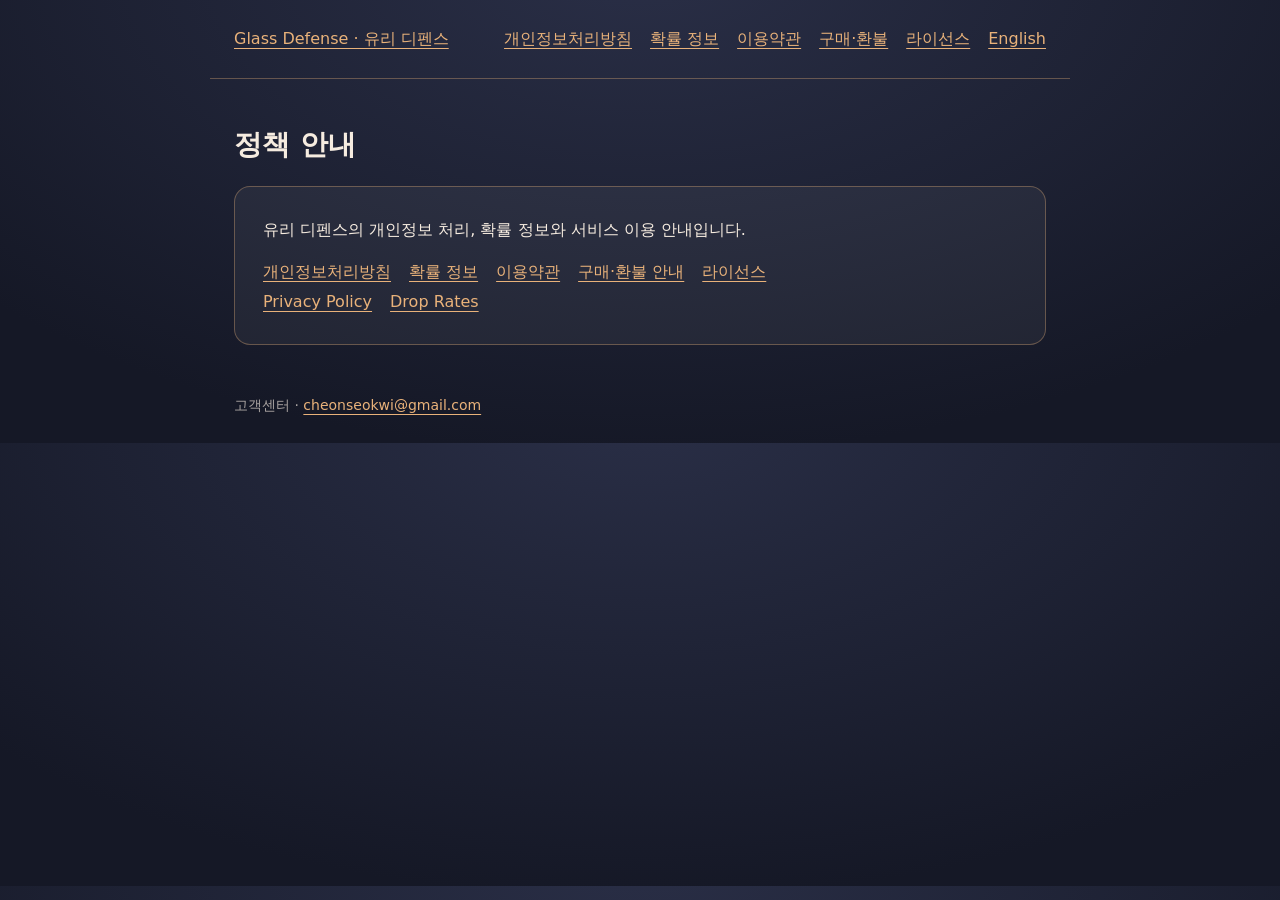
<file: index.html>
<!doctype html><html lang='ko'><head><meta charset='utf-8'><meta name='viewport' content='width=device-width,initial-scale=1'><title>정책 안내 | Glass Defense</title><link rel='stylesheet' href='style.css'></head><body><header><a href='index.html'>Glass Defense · 유리 디펜스</a><nav><a href='privacy.html'>개인정보처리방침</a><a href='probability.html'>확률 정보</a><a href='terms.html'>이용약관</a><a href='refund.html'>구매·환불</a><a href='licenses.html'>라이선스</a><a href='privacy-en.html' lang='en'>English</a></nav></header><main><h1>정책 안내</h1><article><p>유리 디펜스의 개인정보 처리, 확률 정보와 서비스 이용 안내입니다.</p>
<nav><a href='privacy.html'>개인정보처리방침</a><a href='probability.html'>확률 정보</a><a href='terms.html'>이용약관</a><a href='refund.html'>구매·환불 안내</a><a href='licenses.html'>라이선스</a></nav>
<nav><a href='privacy-en.html'>Privacy Policy</a><a href='probability-en.html'>Drop Rates</a></nav></article></main><footer>고객센터 · <a href='mailto:cheonseokwi@gmail.com'>cheonseokwi@gmail.com</a></footer></body></html>
</file>
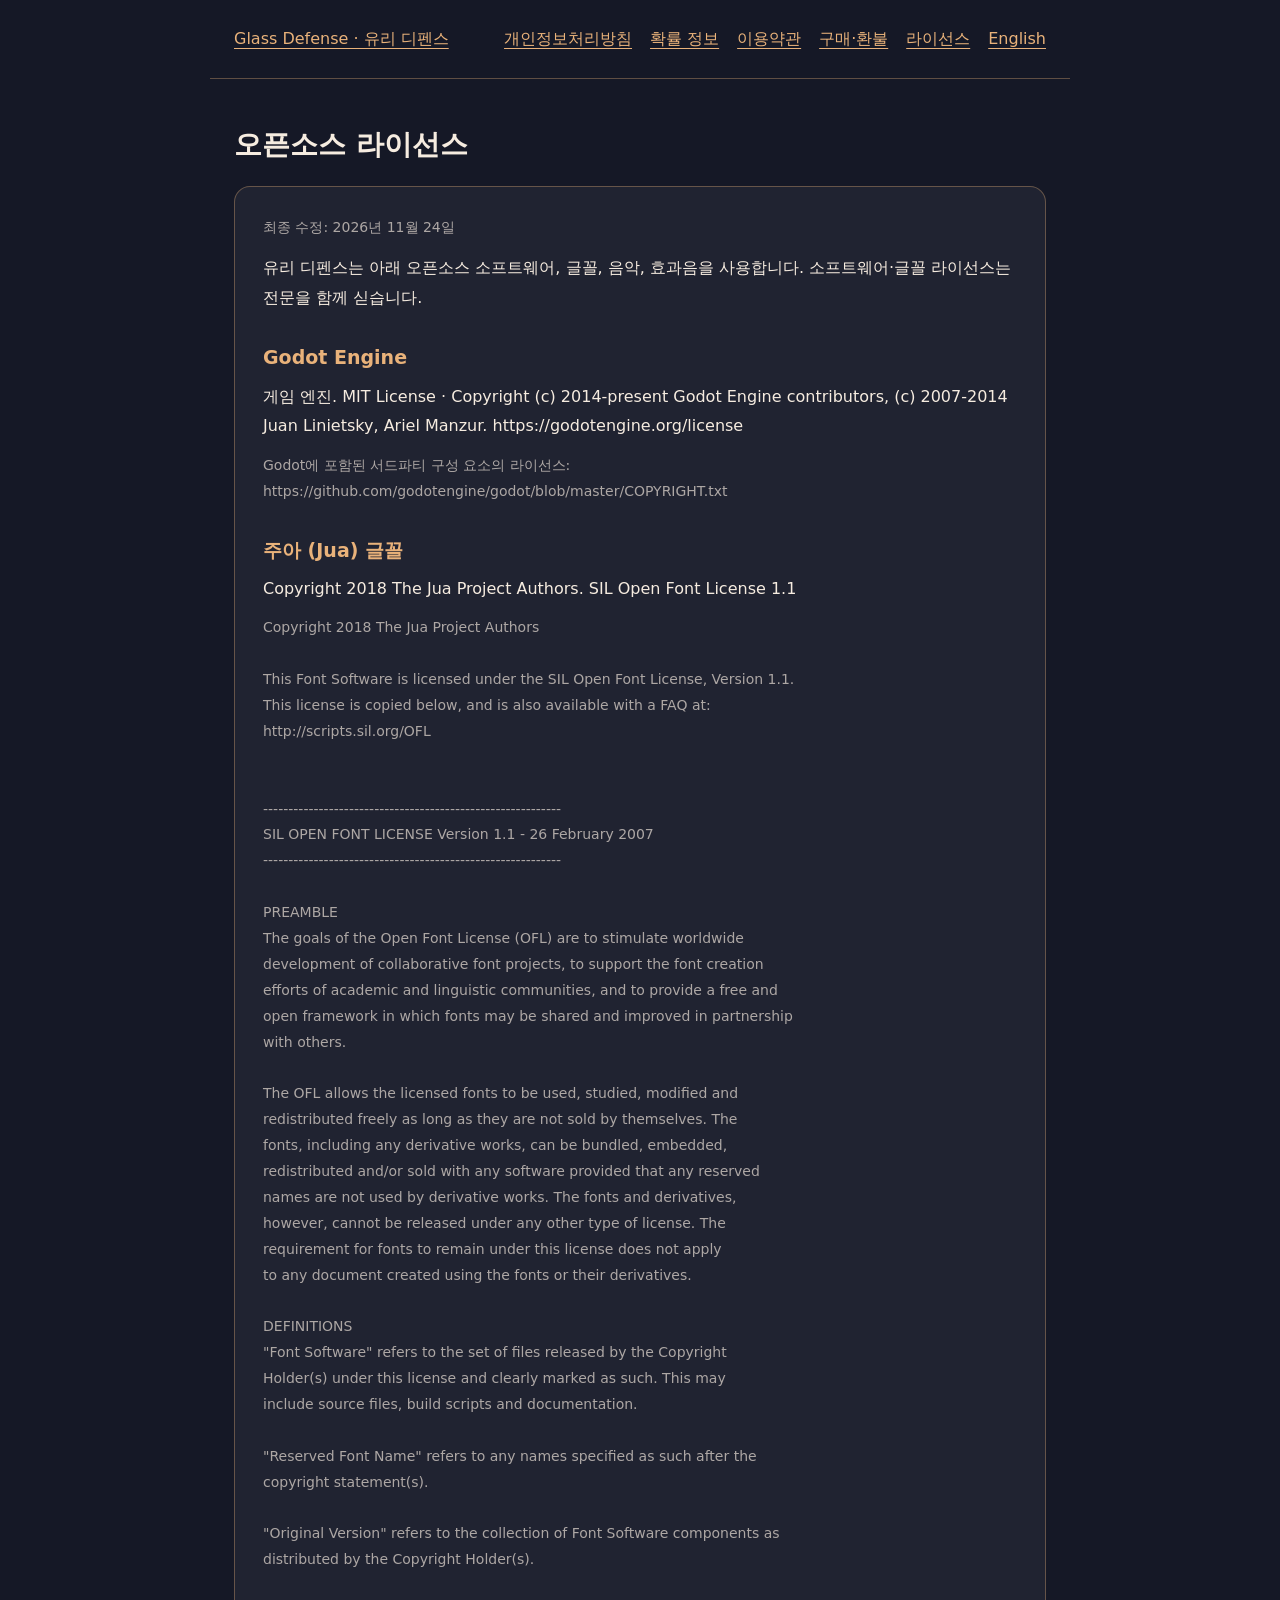
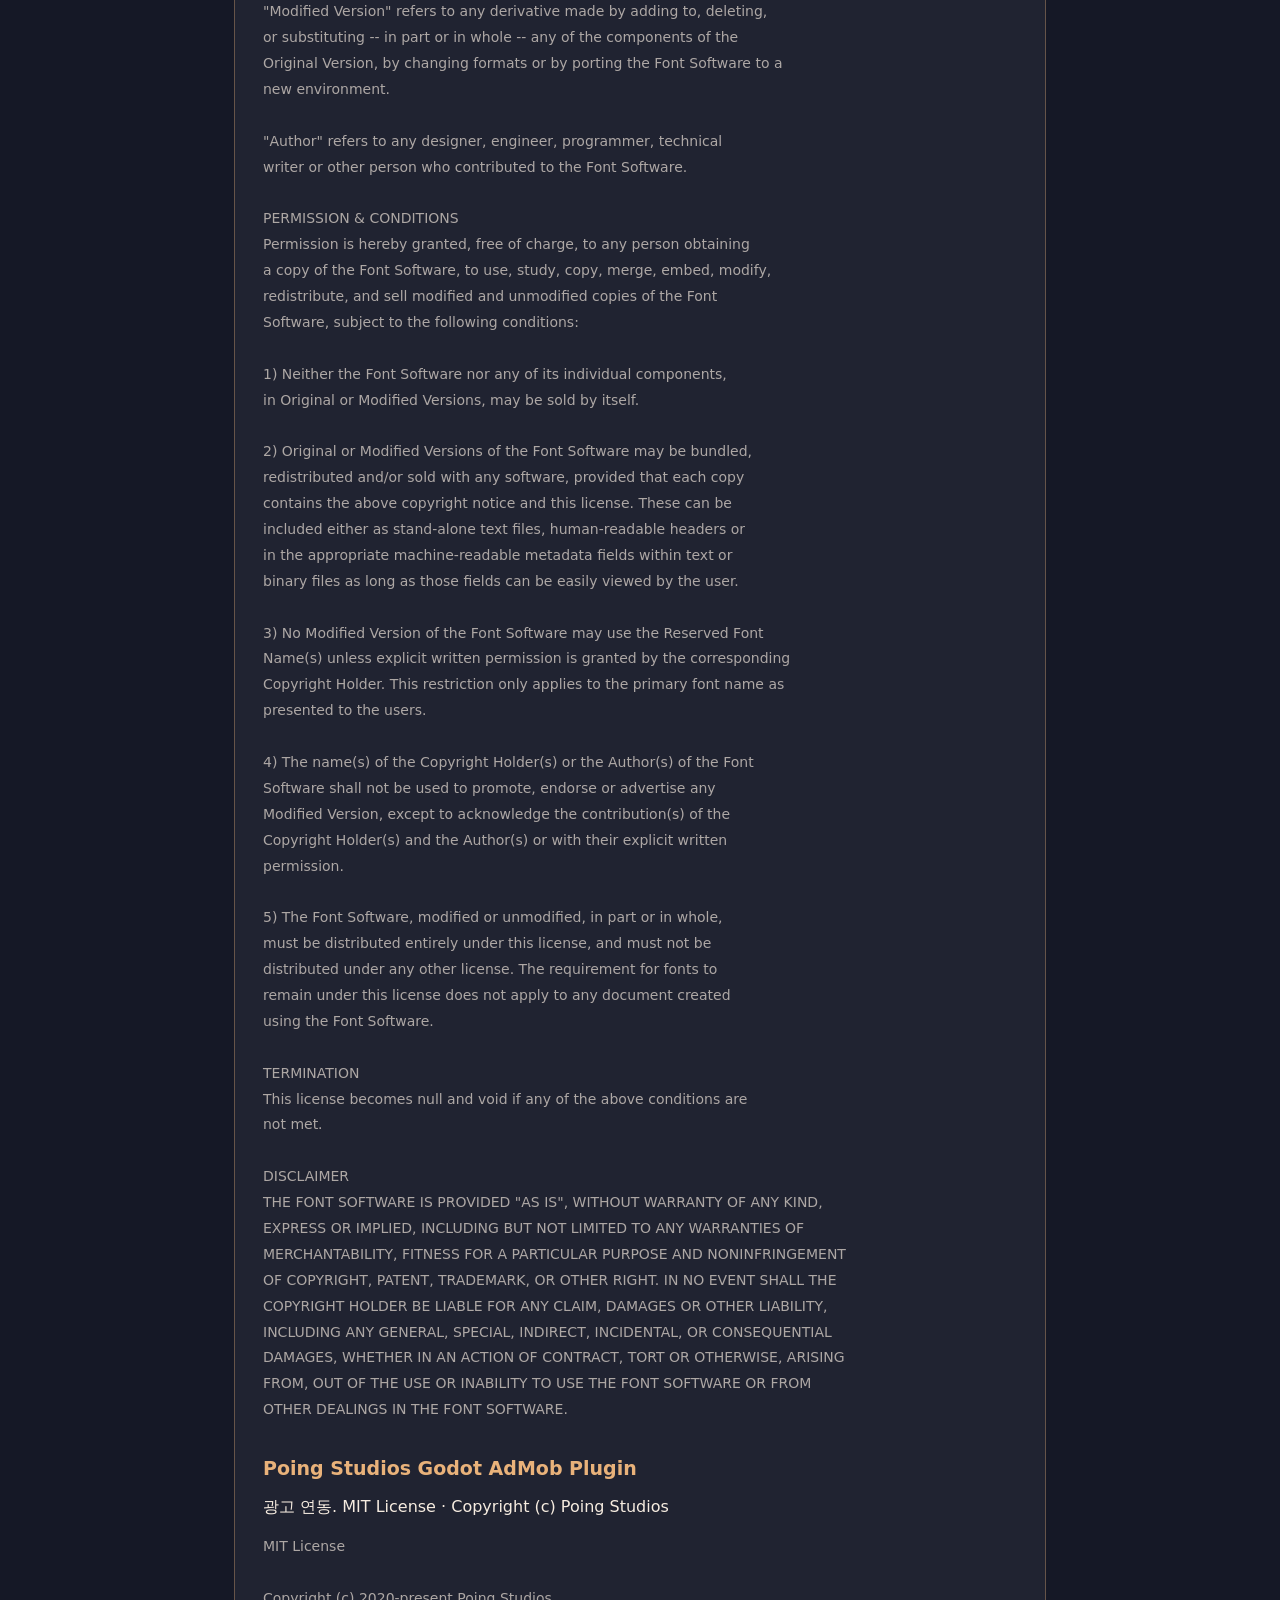
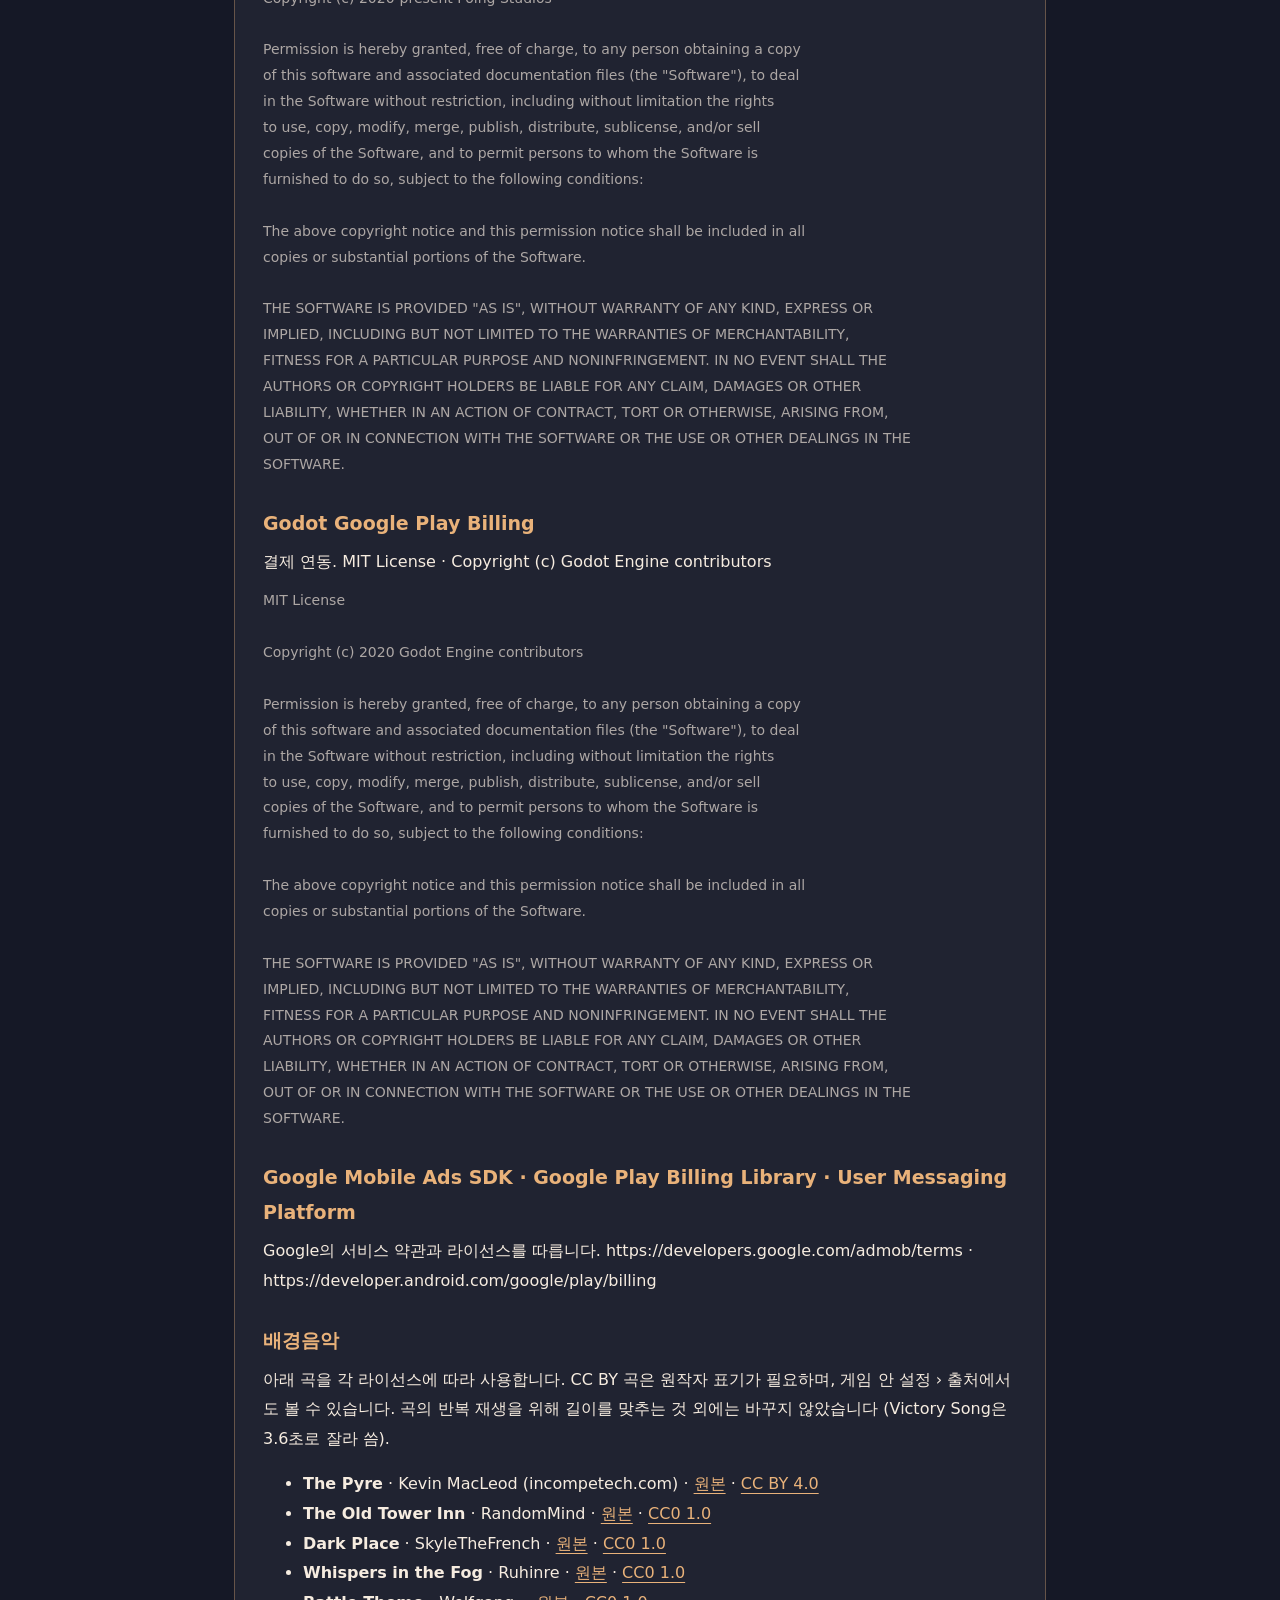
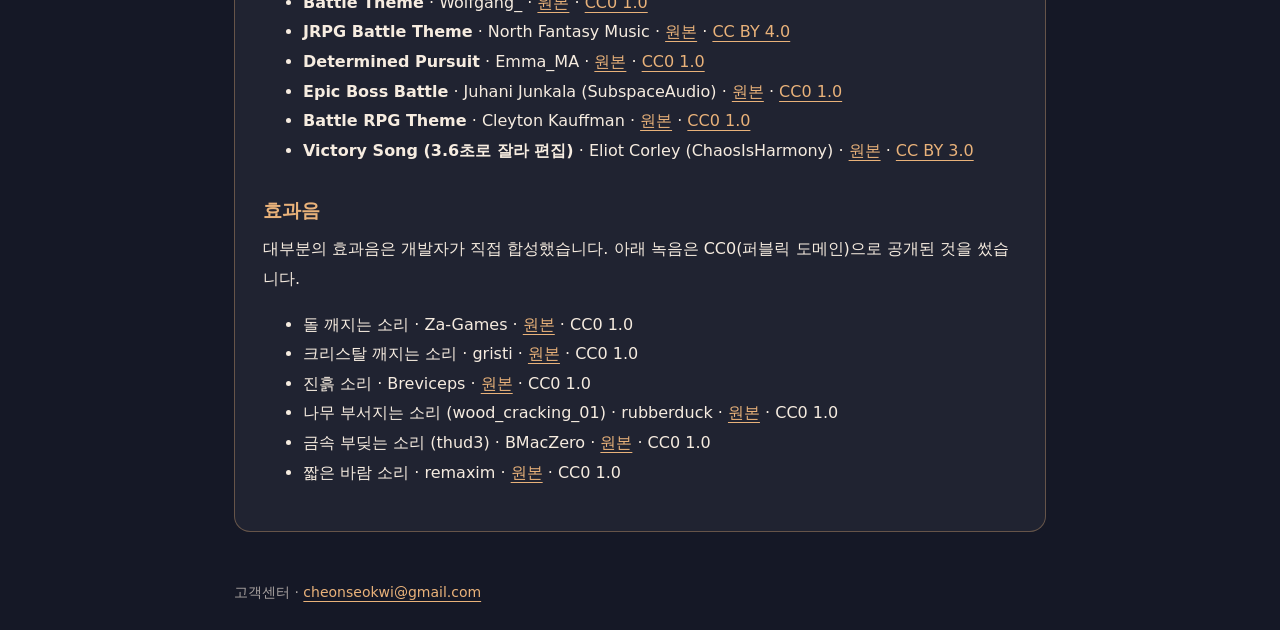
<file: licenses.html>
<!doctype html><html lang='ko'><head><meta charset='utf-8'><meta name='viewport' content='width=device-width,initial-scale=1'><title>라이선스 | Glass Defense</title><link rel='stylesheet' href='style.css'></head><body><header><a href='index.html'>Glass Defense · 유리 디펜스</a><nav><a href='privacy.html'>개인정보처리방침</a><a href='probability.html'>확률 정보</a><a href='terms.html'>이용약관</a><a href='refund.html'>구매·환불</a><a href='licenses.html'>라이선스</a><a href='privacy-en.html' lang='en'>English</a></nav></header><main><h1>오픈소스 라이선스</h1><article><p class='small'>최종 수정: 2026년 11월 24일</p>
<p>유리 디펜스는 아래 오픈소스 소프트웨어, 글꼴, 음악, 효과음을 사용합니다. 소프트웨어·글꼴 라이선스는 전문을 함께 싣습니다.</p>
<h2>Godot Engine</h2>
<p>게임 엔진. MIT License · Copyright (c) 2014-present Godot Engine contributors, (c) 2007-2014 Juan Linietsky, Ariel Manzur. https://godotengine.org/license</p>
<p class='small'>Godot에 포함된 서드파티 구성 요소의 라이선스: https://github.com/godotengine/godot/blob/master/COPYRIGHT.txt</p>
<h2>주아 (Jua) 글꼴</h2>
<p>Copyright 2018 The Jua Project Authors. SIL Open Font License 1.1</p>
<div class='pre small'>Copyright 2018 The Jua Project Authors

This Font Software is licensed under the SIL Open Font License, Version 1.1.
This license is copied below, and is also available with a FAQ at:
http://scripts.sil.org/OFL


-----------------------------------------------------------
SIL OPEN FONT LICENSE Version 1.1 - 26 February 2007
-----------------------------------------------------------

PREAMBLE
The goals of the Open Font License (OFL) are to stimulate worldwide
development of collaborative font projects, to support the font creation
efforts of academic and linguistic communities, and to provide a free and
open framework in which fonts may be shared and improved in partnership
with others.

The OFL allows the licensed fonts to be used, studied, modified and
redistributed freely as long as they are not sold by themselves. The
fonts, including any derivative works, can be bundled, embedded, 
redistributed and/or sold with any software provided that any reserved
names are not used by derivative works. The fonts and derivatives,
however, cannot be released under any other type of license. The
requirement for fonts to remain under this license does not apply
to any document created using the fonts or their derivatives.

DEFINITIONS
&quot;Font Software&quot; refers to the set of files released by the Copyright
Holder(s) under this license and clearly marked as such. This may
include source files, build scripts and documentation.

&quot;Reserved Font Name&quot; refers to any names specified as such after the
copyright statement(s).

&quot;Original Version&quot; refers to the collection of Font Software components as
distributed by the Copyright Holder(s).

&quot;Modified Version&quot; refers to any derivative made by adding to, deleting,
or substituting -- in part or in whole -- any of the components of the
Original Version, by changing formats or by porting the Font Software to a
new environment.

&quot;Author&quot; refers to any designer, engineer, programmer, technical
writer or other person who contributed to the Font Software.

PERMISSION &amp; CONDITIONS
Permission is hereby granted, free of charge, to any person obtaining
a copy of the Font Software, to use, study, copy, merge, embed, modify,
redistribute, and sell modified and unmodified copies of the Font
Software, subject to the following conditions:

1) Neither the Font Software nor any of its individual components,
in Original or Modified Versions, may be sold by itself.

2) Original or Modified Versions of the Font Software may be bundled,
redistributed and/or sold with any software, provided that each copy
contains the above copyright notice and this license. These can be
included either as stand-alone text files, human-readable headers or
in the appropriate machine-readable metadata fields within text or
binary files as long as those fields can be easily viewed by the user.

3) No Modified Version of the Font Software may use the Reserved Font
Name(s) unless explicit written permission is granted by the corresponding
Copyright Holder. This restriction only applies to the primary font name as
presented to the users.

4) The name(s) of the Copyright Holder(s) or the Author(s) of the Font
Software shall not be used to promote, endorse or advertise any
Modified Version, except to acknowledge the contribution(s) of the
Copyright Holder(s) and the Author(s) or with their explicit written
permission.

5) The Font Software, modified or unmodified, in part or in whole,
must be distributed entirely under this license, and must not be
distributed under any other license. The requirement for fonts to
remain under this license does not apply to any document created
using the Font Software.

TERMINATION
This license becomes null and void if any of the above conditions are
not met.

DISCLAIMER
THE FONT SOFTWARE IS PROVIDED &quot;AS IS&quot;, WITHOUT WARRANTY OF ANY KIND,
EXPRESS OR IMPLIED, INCLUDING BUT NOT LIMITED TO ANY WARRANTIES OF
MERCHANTABILITY, FITNESS FOR A PARTICULAR PURPOSE AND NONINFRINGEMENT
OF COPYRIGHT, PATENT, TRADEMARK, OR OTHER RIGHT. IN NO EVENT SHALL THE
COPYRIGHT HOLDER BE LIABLE FOR ANY CLAIM, DAMAGES OR OTHER LIABILITY,
INCLUDING ANY GENERAL, SPECIAL, INDIRECT, INCIDENTAL, OR CONSEQUENTIAL
DAMAGES, WHETHER IN AN ACTION OF CONTRACT, TORT OR OTHERWISE, ARISING
FROM, OUT OF THE USE OR INABILITY TO USE THE FONT SOFTWARE OR FROM
OTHER DEALINGS IN THE FONT SOFTWARE.</div>
<h2>Poing Studios Godot AdMob Plugin</h2>
<p>광고 연동. MIT License · Copyright (c) Poing Studios</p>
<div class='pre small'>MIT License

Copyright (c) 2020-present Poing Studios

Permission is hereby granted, free of charge, to any person obtaining a copy
of this software and associated documentation files (the &quot;Software&quot;), to deal
in the Software without restriction, including without limitation the rights
to use, copy, modify, merge, publish, distribute, sublicense, and/or sell
copies of the Software, and to permit persons to whom the Software is
furnished to do so, subject to the following conditions:

The above copyright notice and this permission notice shall be included in all
copies or substantial portions of the Software.

THE SOFTWARE IS PROVIDED &quot;AS IS&quot;, WITHOUT WARRANTY OF ANY KIND, EXPRESS OR
IMPLIED, INCLUDING BUT NOT LIMITED TO THE WARRANTIES OF MERCHANTABILITY,
FITNESS FOR A PARTICULAR PURPOSE AND NONINFRINGEMENT. IN NO EVENT SHALL THE
AUTHORS OR COPYRIGHT HOLDERS BE LIABLE FOR ANY CLAIM, DAMAGES OR OTHER
LIABILITY, WHETHER IN AN ACTION OF CONTRACT, TORT OR OTHERWISE, ARISING FROM,
OUT OF OR IN CONNECTION WITH THE SOFTWARE OR THE USE OR OTHER DEALINGS IN THE
SOFTWARE.</div>
<h2>Godot Google Play Billing</h2>
<p>결제 연동. MIT License · Copyright (c) Godot Engine contributors</p>
<div class='pre small'>MIT License

Copyright (c) 2020 Godot Engine contributors

Permission is hereby granted, free of charge, to any person obtaining a copy
of this software and associated documentation files (the &quot;Software&quot;), to deal
in the Software without restriction, including without limitation the rights
to use, copy, modify, merge, publish, distribute, sublicense, and/or sell
copies of the Software, and to permit persons to whom the Software is
furnished to do so, subject to the following conditions:

The above copyright notice and this permission notice shall be included in all
copies or substantial portions of the Software.

THE SOFTWARE IS PROVIDED &quot;AS IS&quot;, WITHOUT WARRANTY OF ANY KIND, EXPRESS OR
IMPLIED, INCLUDING BUT NOT LIMITED TO THE WARRANTIES OF MERCHANTABILITY,
FITNESS FOR A PARTICULAR PURPOSE AND NONINFRINGEMENT. IN NO EVENT SHALL THE
AUTHORS OR COPYRIGHT HOLDERS BE LIABLE FOR ANY CLAIM, DAMAGES OR OTHER
LIABILITY, WHETHER IN AN ACTION OF CONTRACT, TORT OR OTHERWISE, ARISING FROM,
OUT OF OR IN CONNECTION WITH THE SOFTWARE OR THE USE OR OTHER DEALINGS IN THE
SOFTWARE.</div>
<h2>Google Mobile Ads SDK · Google Play Billing Library · User Messaging Platform</h2>
<p>Google의 서비스 약관과 라이선스를 따릅니다. https://developers.google.com/admob/terms · https://developer.android.com/google/play/billing</p>
<h2>배경음악</h2>
<p>아래 곡을 각 라이선스에 따라 사용합니다. CC BY 곡은 원작자 표기가 필요하며, 게임 안 설정 › 출처에서도 볼 수 있습니다. 곡의 반복 재생을 위해 길이를 맞추는 것 외에는 바꾸지 않았습니다 (Victory Song은 3.6초로 잘라 씀).</p>
<ul>
<li><b>The Pyre</b> · Kevin MacLeod (incompetech.com) · <a href='https://incompetech.com/music/royalty-free/index.html?Search=Search&amp;isrc=USUAN1100846'>원본</a> · <a href='https://creativecommons.org/licenses/by/4.0/'>CC BY 4.0</a></li>
<li><b>The Old Tower Inn</b> · RandomMind · <a href='https://opengameart.org/content/medieval-the-old-tower-inn'>원본</a> · <a href='https://creativecommons.org/publicdomain/zero/1.0/'>CC0 1.0</a></li>
<li><b>Dark Place</b> · SkyleTheFrench · <a href='https://opengameart.org/content/dark-place-loop'>원본</a> · <a href='https://creativecommons.org/publicdomain/zero/1.0/'>CC0 1.0</a></li>
<li><b>Whispers in the Fog</b> · Ruhinre · <a href='https://opengameart.org/content/whispers-in-the-fog'>원본</a> · <a href='https://creativecommons.org/publicdomain/zero/1.0/'>CC0 1.0</a></li>
<li><b>Battle Theme</b> · Wolfgang_ · <a href='https://opengameart.org/node/16611'>원본</a> · <a href='https://creativecommons.org/publicdomain/zero/1.0/'>CC0 1.0</a></li>
<li><b>JRPG Battle Theme</b> · North Fantasy Music · <a href='https://opengameart.org/content/jrpg-battle-theme'>원본</a> · <a href='https://creativecommons.org/licenses/by/4.0/'>CC BY 4.0</a></li>
<li><b>Determined Pursuit</b> · Emma_MA · <a href='https://opengameart.org/content/determined-pursuit-epic-orchestra-loop'>원본</a> · <a href='https://creativecommons.org/publicdomain/zero/1.0/'>CC0 1.0</a></li>
<li><b>Epic Boss Battle</b> · Juhani Junkala (SubspaceAudio) · <a href='https://opengameart.org/content/boss-battle-music'>원본</a> · <a href='https://creativecommons.org/publicdomain/zero/1.0/'>CC0 1.0</a></li>
<li><b>Battle RPG Theme</b> · Cleyton Kauffman · <a href='https://opengameart.org/content/boss-battle-theme'>원본</a> · <a href='https://creativecommons.org/publicdomain/zero/1.0/'>CC0 1.0</a></li>
<li><b>Victory Song (3.6초로 잘라 편집)</b> · Eliot Corley (ChaosIsHarmony) · <a href='https://opengameart.org/content/victory-song'>원본</a> · <a href='https://creativecommons.org/licenses/by/3.0/'>CC BY 3.0</a></li>
</ul>
<h2>효과음</h2>
<p>대부분의 효과음은 개발자가 직접 합성했습니다. 아래 녹음은 CC0(퍼블릭 도메인)으로 공개된 것을 썼습니다.</p>
<ul>
<li>돌 깨지는 소리 · Za-Games · <a href='https://freesound.org/people/Za-Games/sounds/539973/'>원본</a> · CC0 1.0</li>
<li>크리스탈 깨지는 소리 · gristi · <a href='https://freesound.org/people/gristi/sounds/562199/'>원본</a> · CC0 1.0</li>
<li>진흙 소리 · Breviceps · <a href='https://freesound.org/people/Breviceps/sounds/445109/'>원본</a> · CC0 1.0</li>
<li>나무 부서지는 소리 (wood_cracking_01) · rubberduck · <a href='https://opengameart.org/content/100-cc0-metal-and-wood-sfx'>원본</a> · CC0 1.0</li>
<li>금속 부딪는 소리 (thud3) · BMacZero · <a href='https://opengameart.org/content/metal-impact-sounds'>원본</a> · CC0 1.0</li>
<li>짧은 바람 소리 · remaxim · <a href='https://opengameart.org/content/short-wind-sound'>원본</a> · CC0 1.0</li>
</ul></article></main><footer>고객센터 · <a href='mailto:cheonseokwi@gmail.com'>cheonseokwi@gmail.com</a></footer></body></html>
</file>
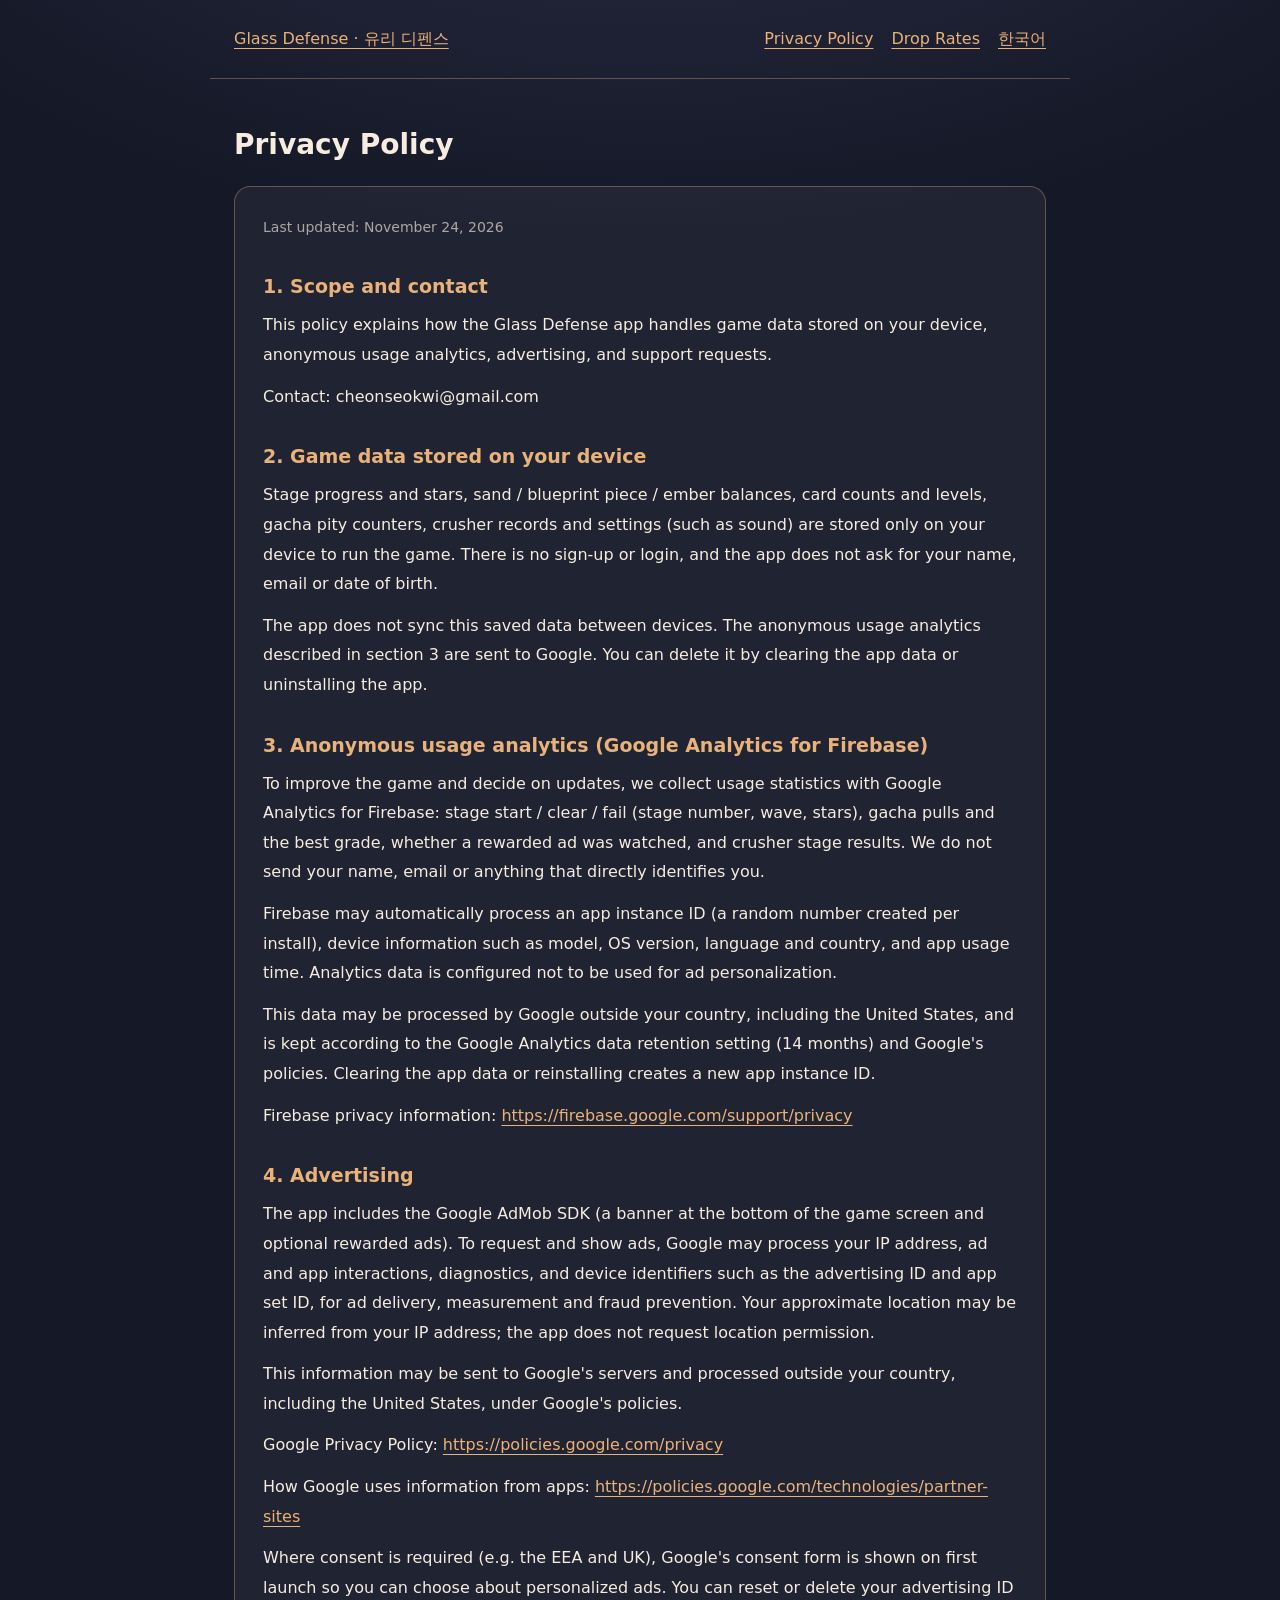
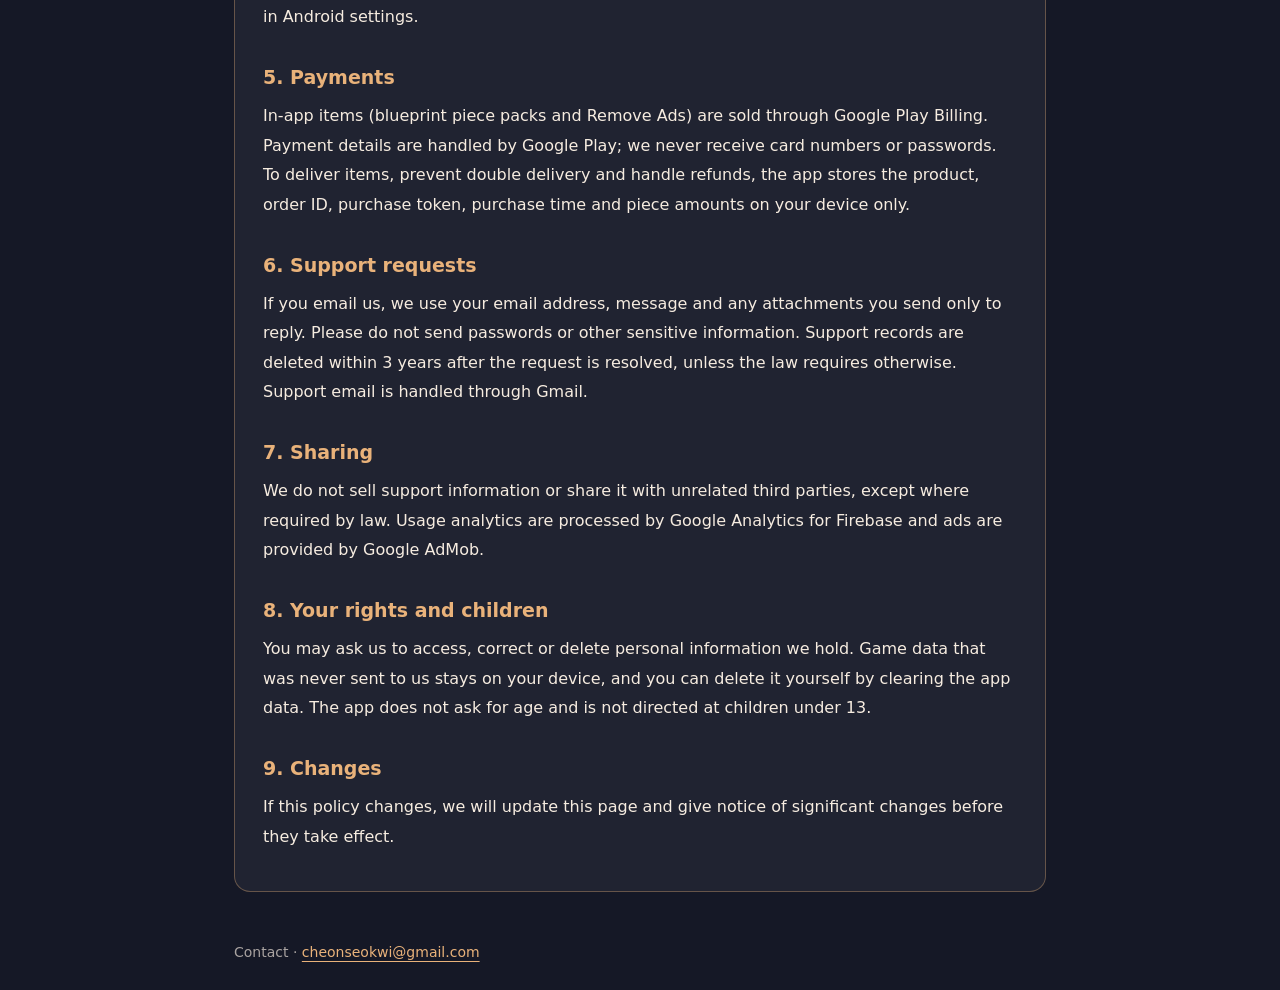
<file: privacy-en.html>
<!doctype html><html lang='en'><head><meta charset='utf-8'><meta name='viewport' content='width=device-width,initial-scale=1'><title>Privacy Policy | Glass Defense</title><link rel='stylesheet' href='style.css'></head><body><header><a href='index.html'>Glass Defense · 유리 디펜스</a><nav><a href='privacy-en.html'>Privacy Policy</a><a href='probability-en.html'>Drop Rates</a><a href='privacy.html' lang='ko'>한국어</a></nav></header><main><h1>Privacy Policy</h1><article><p class='small'>Last updated: November 24, 2026</p>
<h2>1. Scope and contact</h2>
<p>This policy explains how the Glass Defense app handles game data stored on your device, anonymous usage analytics, advertising, and support requests.</p>
<p>Contact: cheonseokwi@gmail.com</p>
<h2>2. Game data stored on your device</h2>
<p>Stage progress and stars, sand / blueprint piece / ember balances, card counts and levels, gacha pity counters, crusher records and settings (such as sound) are stored only on your device to run the game. There is no sign-up or login, and the app does not ask for your name, email or date of birth.</p>
<p>The app does not sync this saved data between devices. The anonymous usage analytics described in section 3 are sent to Google. You can delete it by clearing the app data or uninstalling the app.</p>
<h2>3. Anonymous usage analytics (Google Analytics for Firebase)</h2>
<p>To improve the game and decide on updates, we collect usage statistics with Google Analytics for Firebase: stage start / clear / fail (stage number, wave, stars), gacha pulls and the best grade, whether a rewarded ad was watched, and crusher stage results. We do not send your name, email or anything that directly identifies you.</p>
<p>Firebase may automatically process an app instance ID (a random number created per install), device information such as model, OS version, language and country, and app usage time. Analytics data is configured not to be used for ad personalization.</p>
<p>This data may be processed by Google outside your country, including the United States, and is kept according to the Google Analytics data retention setting (14 months) and Google's policies. Clearing the app data or reinstalling creates a new app instance ID.</p>
<p>Firebase privacy information: <a href='https://firebase.google.com/support/privacy'>https://firebase.google.com/support/privacy</a></p>
<h2>4. Advertising</h2>
<p>The app includes the Google AdMob SDK (a banner at the bottom of the game screen and optional rewarded ads). To request and show ads, Google may process your IP address, ad and app interactions, diagnostics, and device identifiers such as the advertising ID and app set ID, for ad delivery, measurement and fraud prevention. Your approximate location may be inferred from your IP address; the app does not request location permission.</p>
<p>This information may be sent to Google&#x27;s servers and processed outside your country, including the United States, under Google&#x27;s policies.</p>
<p>Google Privacy Policy: <a href='https://policies.google.com/privacy'>https://policies.google.com/privacy</a></p>
<p>How Google uses information from apps: <a href='https://policies.google.com/technologies/partner-sites'>https://policies.google.com/technologies/partner-sites</a></p>
<p>Where consent is required (e.g. the EEA and UK), Google&#x27;s consent form is shown on first launch so you can choose about personalized ads. You can reset or delete your advertising ID in Android settings.</p>
<h2>5. Payments</h2>
<p>In-app items (blueprint piece packs and Remove Ads) are sold through Google Play Billing. Payment details are handled by Google Play; we never receive card numbers or passwords. To deliver items, prevent double delivery and handle refunds, the app stores the product, order ID, purchase token, purchase time and piece amounts on your device only.</p>
<h2>6. Support requests</h2>
<p>If you email us, we use your email address, message and any attachments you send only to reply. Please do not send passwords or other sensitive information. Support records are deleted within 3 years after the request is resolved, unless the law requires otherwise. Support email is handled through Gmail.</p>
<h2>7. Sharing</h2>
<p>We do not sell support information or share it with unrelated third parties, except where required by law. Usage analytics are processed by Google Analytics for Firebase and ads are provided by Google AdMob.</p>
<h2>8. Your rights and children</h2>
<p>You may ask us to access, correct or delete personal information we hold. Game data that was never sent to us stays on your device, and you can delete it yourself by clearing the app data. The app does not ask for age and is not directed at children under 13.</p>
<h2>9. Changes</h2>
<p>If this policy changes, we will update this page and give notice of significant changes before they take effect.</p></article></main><footer>Contact · <a href='mailto:cheonseokwi@gmail.com'>cheonseokwi@gmail.com</a></footer></body></html>
</file>
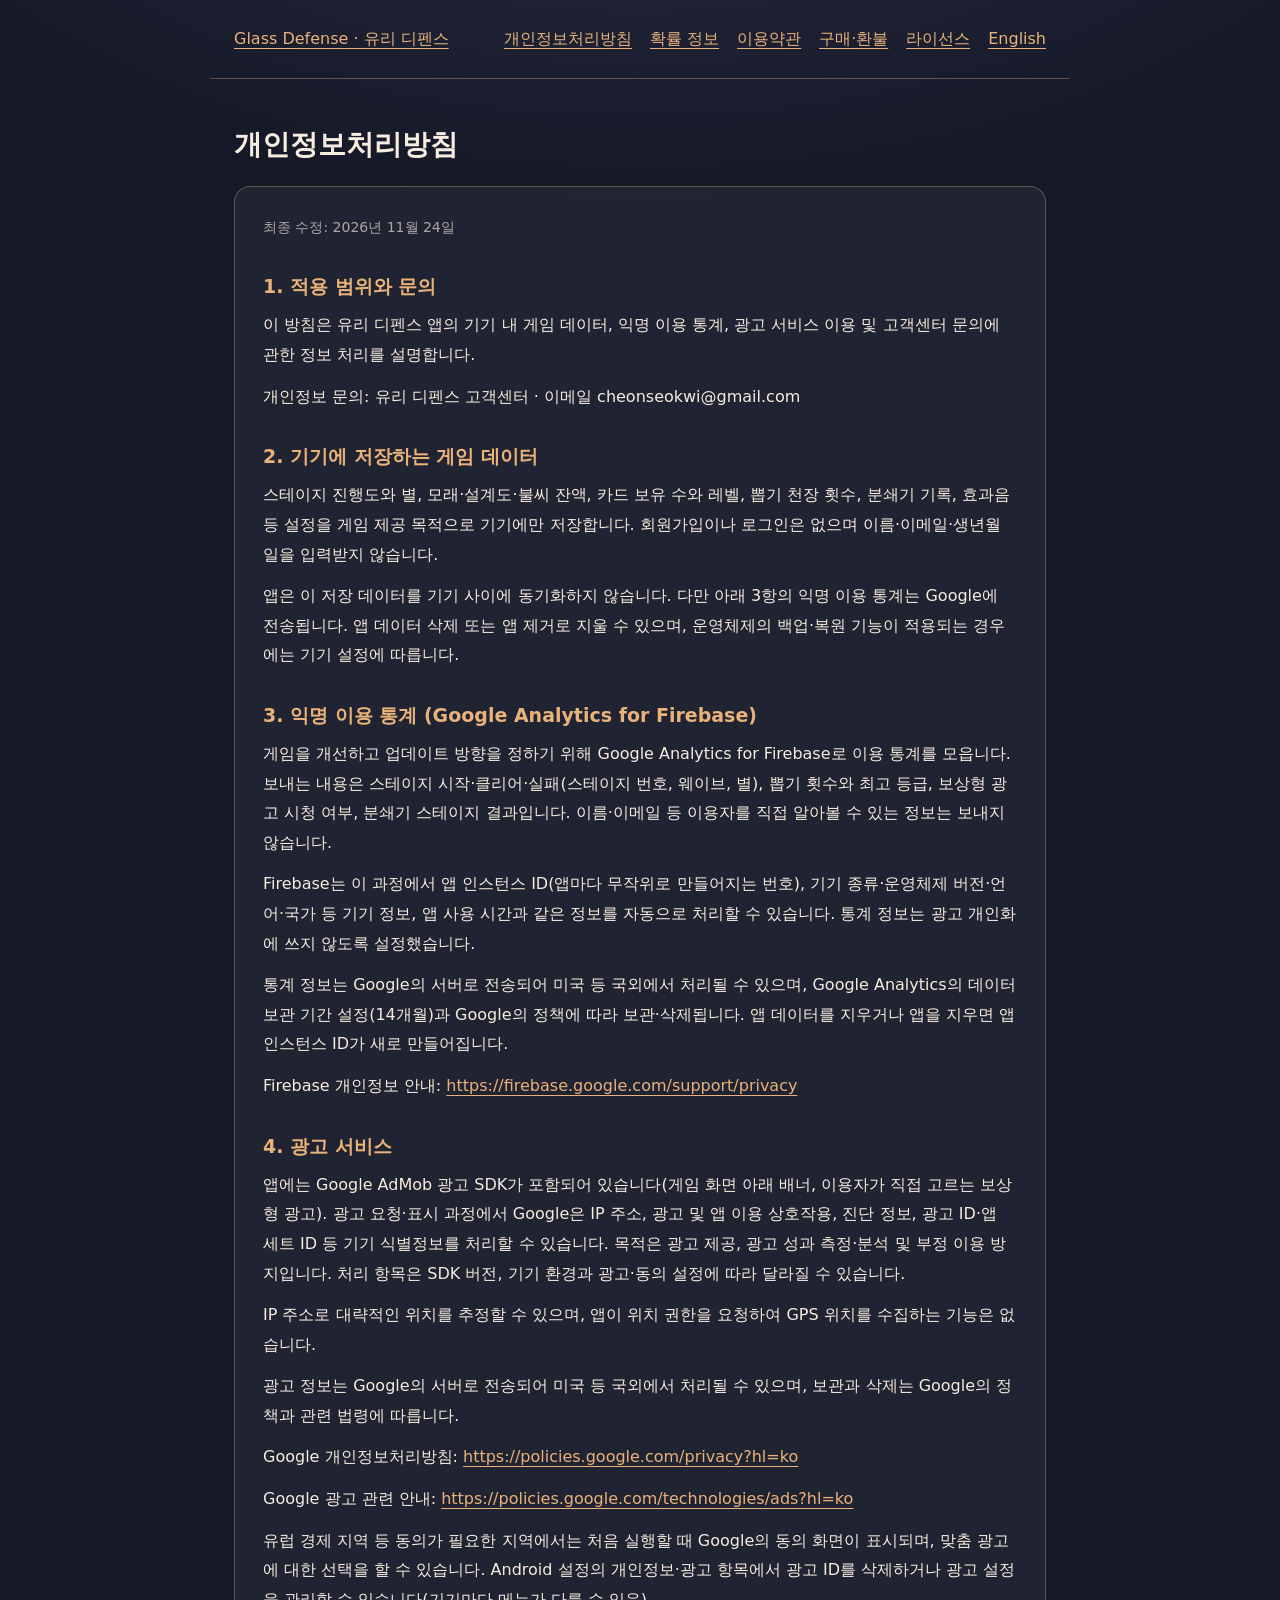
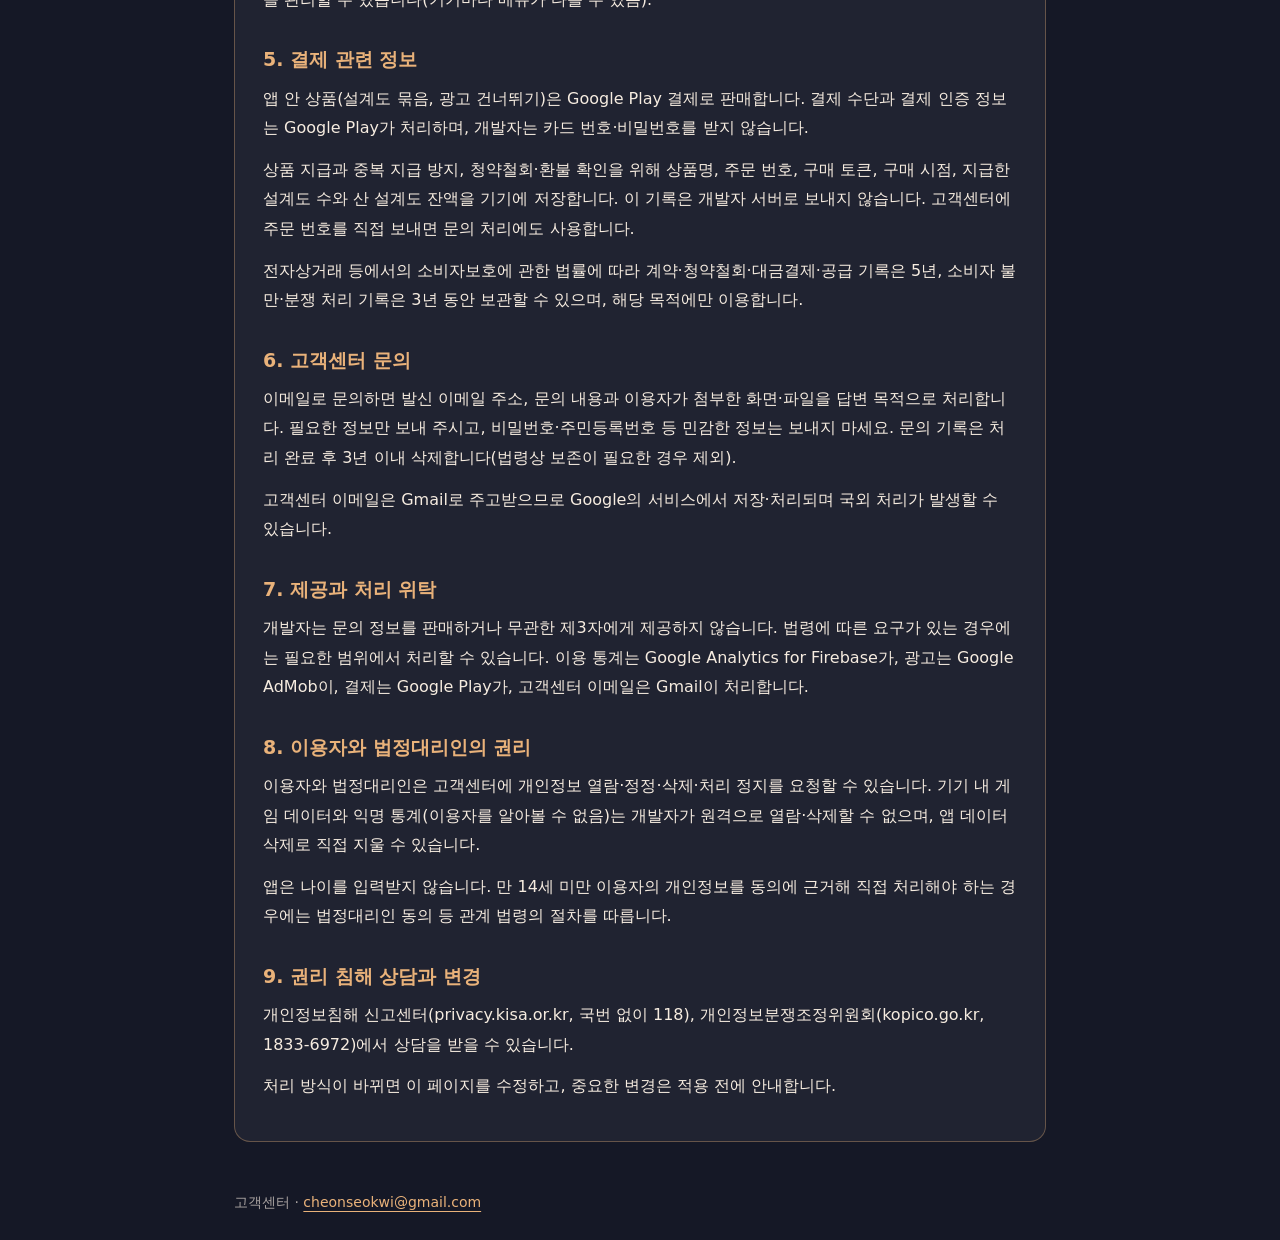
<file: privacy.html>
<!doctype html><html lang='ko'><head><meta charset='utf-8'><meta name='viewport' content='width=device-width,initial-scale=1'><title>개인정보처리방침 | Glass Defense</title><link rel='stylesheet' href='style.css'></head><body><header><a href='index.html'>Glass Defense · 유리 디펜스</a><nav><a href='privacy.html'>개인정보처리방침</a><a href='probability.html'>확률 정보</a><a href='terms.html'>이용약관</a><a href='refund.html'>구매·환불</a><a href='licenses.html'>라이선스</a><a href='privacy-en.html' lang='en'>English</a></nav></header><main><h1>개인정보처리방침</h1><article><p class='small'>최종 수정: 2026년 11월 24일</p>
<h2>1. 적용 범위와 문의</h2>
<p>이 방침은 유리 디펜스 앱의 기기 내 게임 데이터, 익명 이용 통계, 광고 서비스 이용 및 고객센터 문의에 관한 정보 처리를 설명합니다.</p>
<p>개인정보 문의: 유리 디펜스 고객센터 · 이메일 cheonseokwi@gmail.com</p>
<h2>2. 기기에 저장하는 게임 데이터</h2>
<p>스테이지 진행도와 별, 모래·설계도·불씨 잔액, 카드 보유 수와 레벨, 뽑기 천장 횟수, 분쇄기 기록, 효과음 등 설정을 게임 제공 목적으로 기기에만 저장합니다. 회원가입이나 로그인은 없으며 이름·이메일·생년월일을 입력받지 않습니다.</p>
<p>앱은 이 저장 데이터를 기기 사이에 동기화하지 않습니다. 다만 아래 3항의 익명 이용 통계는 Google에 전송됩니다. 앱 데이터 삭제 또는 앱 제거로 지울 수 있으며, 운영체제의 백업·복원 기능이 적용되는 경우에는 기기 설정에 따릅니다.</p>
<h2>3. 익명 이용 통계 (Google Analytics for Firebase)</h2>
<p>게임을 개선하고 업데이트 방향을 정하기 위해 Google Analytics for Firebase로 이용 통계를 모읍니다. 보내는 내용은 스테이지 시작·클리어·실패(스테이지 번호, 웨이브, 별), 뽑기 횟수와 최고 등급, 보상형 광고 시청 여부, 분쇄기 스테이지 결과입니다. 이름·이메일 등 이용자를 직접 알아볼 수 있는 정보는 보내지 않습니다.</p>
<p>Firebase는 이 과정에서 앱 인스턴스 ID(앱마다 무작위로 만들어지는 번호), 기기 종류·운영체제 버전·언어·국가 등 기기 정보, 앱 사용 시간과 같은 정보를 자동으로 처리할 수 있습니다. 통계 정보는 광고 개인화에 쓰지 않도록 설정했습니다.</p>
<p>통계 정보는 Google의 서버로 전송되어 미국 등 국외에서 처리될 수 있으며, Google Analytics의 데이터 보관 기간 설정(14개월)과 Google의 정책에 따라 보관·삭제됩니다. 앱 데이터를 지우거나 앱을 지우면 앱 인스턴스 ID가 새로 만들어집니다.</p>
<p>Firebase 개인정보 안내: <a href='https://firebase.google.com/support/privacy'>https://firebase.google.com/support/privacy</a></p>
<h2>4. 광고 서비스</h2>
<p>앱에는 Google AdMob 광고 SDK가 포함되어 있습니다(게임 화면 아래 배너, 이용자가 직접 고르는 보상형 광고). 광고 요청·표시 과정에서 Google은 IP 주소, 광고 및 앱 이용 상호작용, 진단 정보, 광고 ID·앱 세트 ID 등 기기 식별정보를 처리할 수 있습니다. 목적은 광고 제공, 광고 성과 측정·분석 및 부정 이용 방지입니다. 처리 항목은 SDK 버전, 기기 환경과 광고·동의 설정에 따라 달라질 수 있습니다.</p>
<p>IP 주소로 대략적인 위치를 추정할 수 있으며, 앱이 위치 권한을 요청하여 GPS 위치를 수집하는 기능은 없습니다.</p>
<p>광고 정보는 Google의 서버로 전송되어 미국 등 국외에서 처리될 수 있으며, 보관과 삭제는 Google의 정책과 관련 법령에 따릅니다.</p>
<p>Google 개인정보처리방침: <a href='https://policies.google.com/privacy?hl=ko'>https://policies.google.com/privacy?hl=ko</a></p>
<p>Google 광고 관련 안내: <a href='https://policies.google.com/technologies/ads?hl=ko'>https://policies.google.com/technologies/ads?hl=ko</a></p>
<p>유럽 경제 지역 등 동의가 필요한 지역에서는 처음 실행할 때 Google의 동의 화면이 표시되며, 맞춤 광고에 대한 선택을 할 수 있습니다. Android 설정의 개인정보·광고 항목에서 광고 ID를 삭제하거나 광고 설정을 관리할 수 있습니다(기기마다 메뉴가 다를 수 있음).</p>
<h2>5. 결제 관련 정보</h2>
<p>앱 안 상품(설계도 묶음, 광고 건너뛰기)은 Google Play 결제로 판매합니다. 결제 수단과 결제 인증 정보는 Google Play가 처리하며, 개발자는 카드 번호·비밀번호를 받지 않습니다.</p>
<p>상품 지급과 중복 지급 방지, 청약철회·환불 확인을 위해 상품명, 주문 번호, 구매 토큰, 구매 시점, 지급한 설계도 수와 산 설계도 잔액을 기기에 저장합니다. 이 기록은 개발자 서버로 보내지 않습니다. 고객센터에 주문 번호를 직접 보내면 문의 처리에도 사용합니다.</p>
<p>전자상거래 등에서의 소비자보호에 관한 법률에 따라 계약·청약철회·대금결제·공급 기록은 5년, 소비자 불만·분쟁 처리 기록은 3년 동안 보관할 수 있으며, 해당 목적에만 이용합니다.</p>
<h2>6. 고객센터 문의</h2>
<p>이메일로 문의하면 발신 이메일 주소, 문의 내용과 이용자가 첨부한 화면·파일을 답변 목적으로 처리합니다. 필요한 정보만 보내 주시고, 비밀번호·주민등록번호 등 민감한 정보는 보내지 마세요. 문의 기록은 처리 완료 후 3년 이내 삭제합니다(법령상 보존이 필요한 경우 제외).</p>
<p>고객센터 이메일은 Gmail로 주고받으므로 Google의 서비스에서 저장·처리되며 국외 처리가 발생할 수 있습니다.</p>
<h2>7. 제공과 처리 위탁</h2>
<p>개발자는 문의 정보를 판매하거나 무관한 제3자에게 제공하지 않습니다. 법령에 따른 요구가 있는 경우에는 필요한 범위에서 처리할 수 있습니다. 이용 통계는 Google Analytics for Firebase가, 광고는 Google AdMob이, 결제는 Google Play가, 고객센터 이메일은 Gmail이 처리합니다.</p>
<h2>8. 이용자와 법정대리인의 권리</h2>
<p>이용자와 법정대리인은 고객센터에 개인정보 열람·정정·삭제·처리 정지를 요청할 수 있습니다. 기기 내 게임 데이터와 익명 통계(이용자를 알아볼 수 없음)는 개발자가 원격으로 열람·삭제할 수 없으며, 앱 데이터 삭제로 직접 지울 수 있습니다.</p>
<p>앱은 나이를 입력받지 않습니다. 만 14세 미만 이용자의 개인정보를 동의에 근거해 직접 처리해야 하는 경우에는 법정대리인 동의 등 관계 법령의 절차를 따릅니다.</p>
<h2>9. 권리 침해 상담과 변경</h2>
<p>개인정보침해 신고센터(privacy.kisa.or.kr, 국번 없이 118), 개인정보분쟁조정위원회(kopico.go.kr, 1833-6972)에서 상담을 받을 수 있습니다.</p>
<p>처리 방식이 바뀌면 이 페이지를 수정하고, 중요한 변경은 적용 전에 안내합니다.</p></article></main><footer>고객센터 · <a href='mailto:cheonseokwi@gmail.com'>cheonseokwi@gmail.com</a></footer></body></html>
</file>
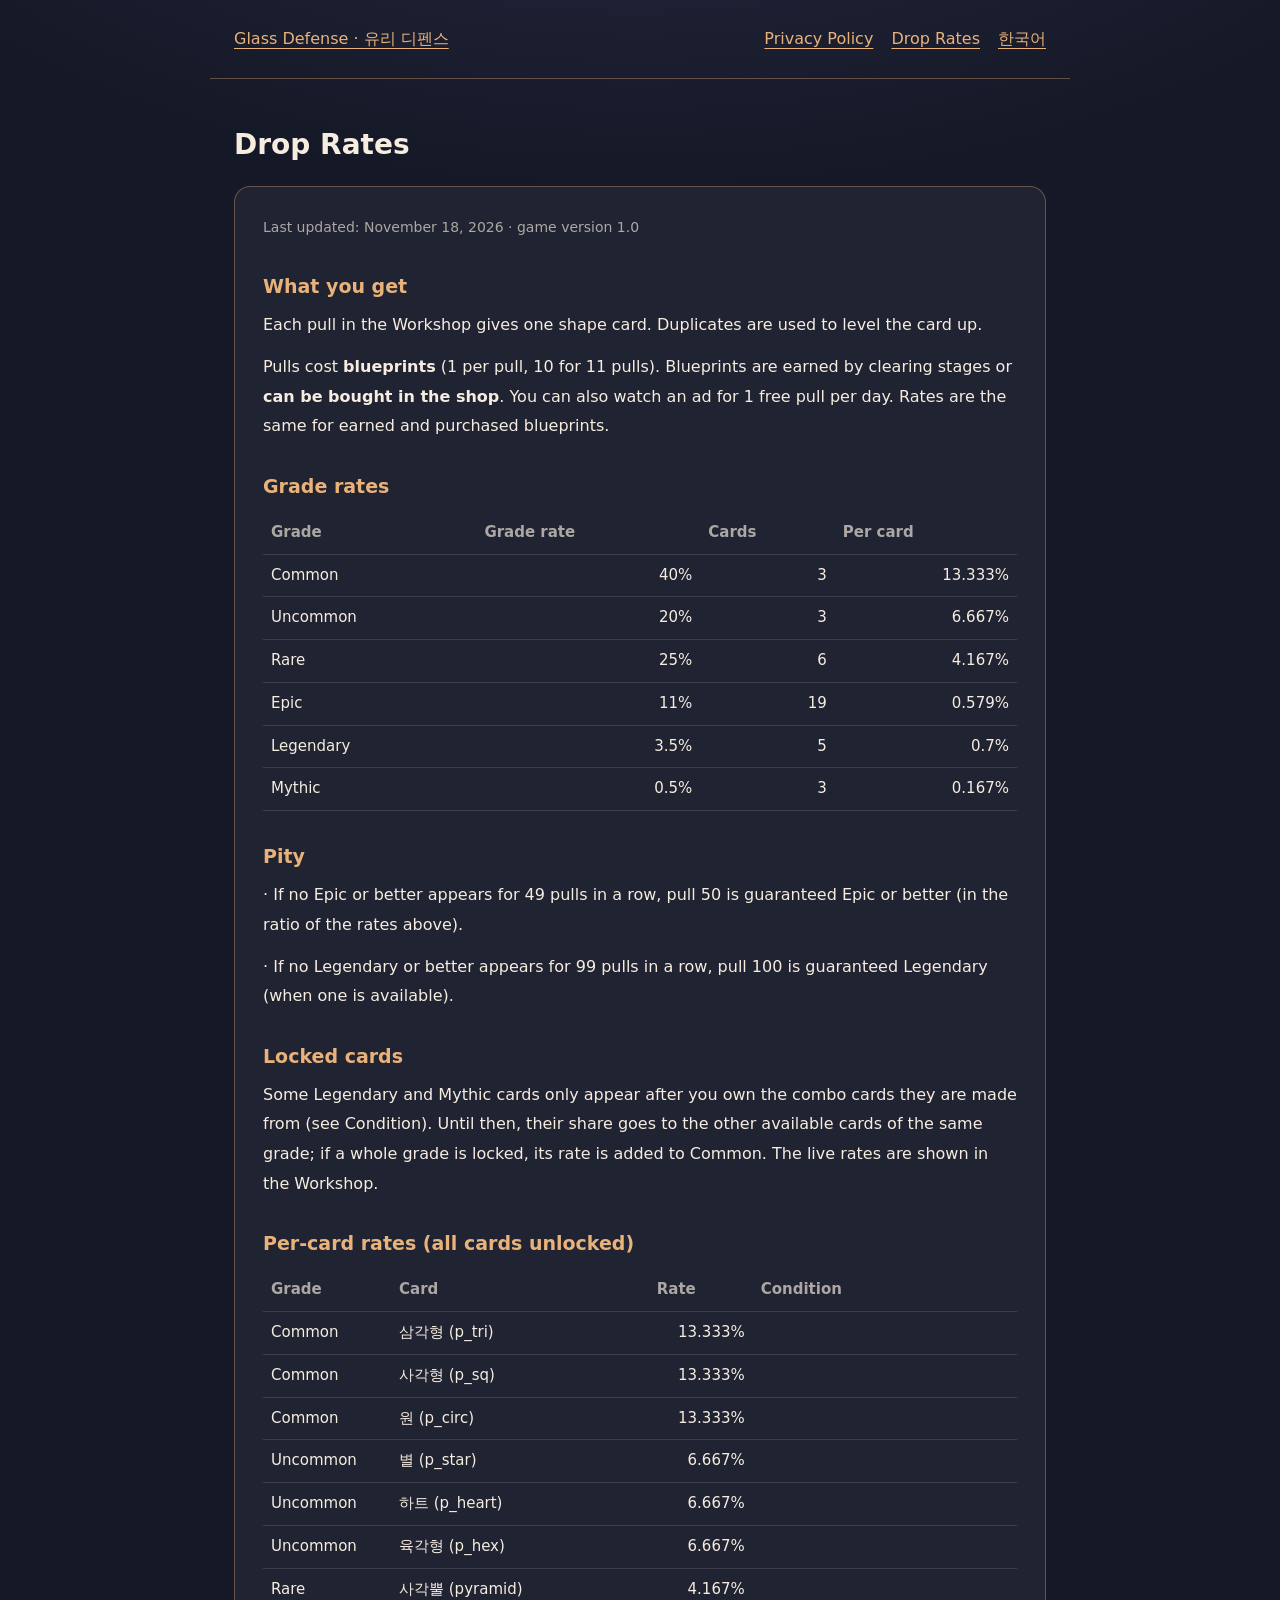
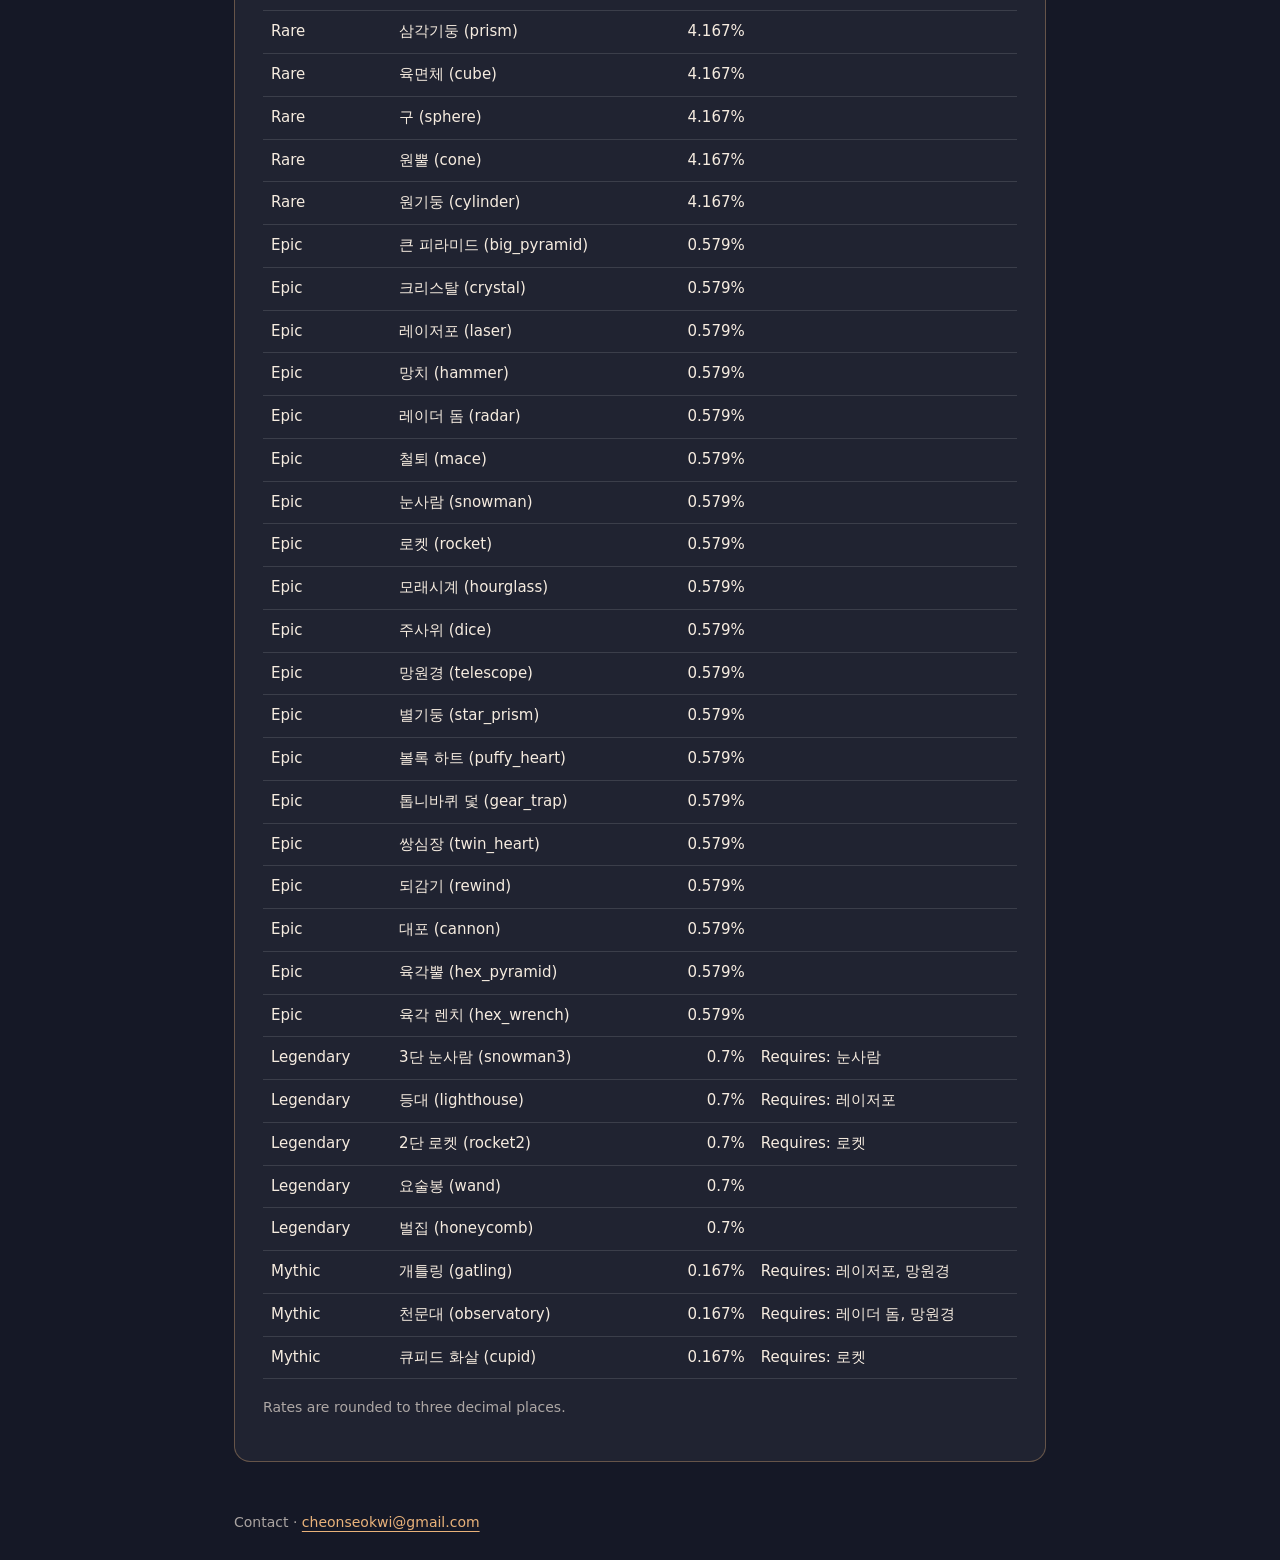
<file: probability-en.html>
<!doctype html><html lang='en'><head><meta charset='utf-8'><meta name='viewport' content='width=device-width,initial-scale=1'><title>Drop Rates | Glass Defense</title><link rel='stylesheet' href='style.css'></head><body><header><a href='index.html'>Glass Defense · 유리 디펜스</a><nav><a href='privacy-en.html'>Privacy Policy</a><a href='probability-en.html'>Drop Rates</a><a href='privacy.html' lang='ko'>한국어</a></nav></header><main><h1>Drop Rates</h1><article><p class='small'>Last updated: November 18, 2026 · game version 1.0</p>
<h2>What you get</h2>
<p>Each pull in the Workshop gives one shape card. Duplicates are used to level the card up.</p>
<p>Pulls cost <b>blueprints</b> (1 per pull, 10 for 11 pulls). Blueprints are earned by clearing stages or <b>can be bought in the shop</b>. You can also watch an ad for 1 free pull per day. Rates are the same for earned and purchased blueprints.</p>
<h2>Grade rates</h2><table><tr><th>Grade</th><th>Grade rate</th><th>Cards</th><th>Per card</th></tr><tr><td>Common</td><td class='n'>40%</td><td class='n'>3</td><td class='n'>13.333%</td></tr><tr><td>Uncommon</td><td class='n'>20%</td><td class='n'>3</td><td class='n'>6.667%</td></tr><tr><td>Rare</td><td class='n'>25%</td><td class='n'>6</td><td class='n'>4.167%</td></tr><tr><td>Epic</td><td class='n'>11%</td><td class='n'>19</td><td class='n'>0.579%</td></tr><tr><td>Legendary</td><td class='n'>3.5%</td><td class='n'>5</td><td class='n'>0.7%</td></tr><tr><td>Mythic</td><td class='n'>0.5%</td><td class='n'>3</td><td class='n'>0.167%</td></tr></table>
<h2>Pity</h2>
<p>· If no Epic or better appears for 49 pulls in a row, pull 50 is guaranteed Epic or better (in the ratio of the rates above).</p>
<p>· If no Legendary or better appears for 99 pulls in a row, pull 100 is guaranteed Legendary (when one is available).</p>
<h2>Locked cards</h2>
<p>Some Legendary and Mythic cards only appear after you own the combo cards they are made from (see Condition). Until then, their share goes to the other available cards of the same grade; if a whole grade is locked, its rate is added to Common. The live rates are shown in the Workshop.</p>
<h2>Per-card rates (all cards unlocked)</h2><table><tr><th>Grade</th><th>Card</th><th>Rate</th><th>Condition</th></tr><tr><td>Common</td><td>삼각형 (p_tri)</td><td class='n'>13.333%</td><td></td></tr><tr><td>Common</td><td>사각형 (p_sq)</td><td class='n'>13.333%</td><td></td></tr><tr><td>Common</td><td>원 (p_circ)</td><td class='n'>13.333%</td><td></td></tr><tr><td>Uncommon</td><td>별 (p_star)</td><td class='n'>6.667%</td><td></td></tr><tr><td>Uncommon</td><td>하트 (p_heart)</td><td class='n'>6.667%</td><td></td></tr><tr><td>Uncommon</td><td>육각형 (p_hex)</td><td class='n'>6.667%</td><td></td></tr><tr><td>Rare</td><td>사각뿔 (pyramid)</td><td class='n'>4.167%</td><td></td></tr><tr><td>Rare</td><td>삼각기둥 (prism)</td><td class='n'>4.167%</td><td></td></tr><tr><td>Rare</td><td>육면체 (cube)</td><td class='n'>4.167%</td><td></td></tr><tr><td>Rare</td><td>구 (sphere)</td><td class='n'>4.167%</td><td></td></tr><tr><td>Rare</td><td>원뿔 (cone)</td><td class='n'>4.167%</td><td></td></tr><tr><td>Rare</td><td>원기둥 (cylinder)</td><td class='n'>4.167%</td><td></td></tr><tr><td>Epic</td><td>큰 피라미드 (big_pyramid)</td><td class='n'>0.579%</td><td></td></tr><tr><td>Epic</td><td>크리스탈 (crystal)</td><td class='n'>0.579%</td><td></td></tr><tr><td>Epic</td><td>레이저포 (laser)</td><td class='n'>0.579%</td><td></td></tr><tr><td>Epic</td><td>망치 (hammer)</td><td class='n'>0.579%</td><td></td></tr><tr><td>Epic</td><td>레이더 돔 (radar)</td><td class='n'>0.579%</td><td></td></tr><tr><td>Epic</td><td>철퇴 (mace)</td><td class='n'>0.579%</td><td></td></tr><tr><td>Epic</td><td>눈사람 (snowman)</td><td class='n'>0.579%</td><td></td></tr><tr><td>Epic</td><td>로켓 (rocket)</td><td class='n'>0.579%</td><td></td></tr><tr><td>Epic</td><td>모래시계 (hourglass)</td><td class='n'>0.579%</td><td></td></tr><tr><td>Epic</td><td>주사위 (dice)</td><td class='n'>0.579%</td><td></td></tr><tr><td>Epic</td><td>망원경 (telescope)</td><td class='n'>0.579%</td><td></td></tr><tr><td>Epic</td><td>별기둥 (star_prism)</td><td class='n'>0.579%</td><td></td></tr><tr><td>Epic</td><td>볼록 하트 (puffy_heart)</td><td class='n'>0.579%</td><td></td></tr><tr><td>Epic</td><td>톱니바퀴 덫 (gear_trap)</td><td class='n'>0.579%</td><td></td></tr><tr><td>Epic</td><td>쌍심장 (twin_heart)</td><td class='n'>0.579%</td><td></td></tr><tr><td>Epic</td><td>되감기 (rewind)</td><td class='n'>0.579%</td><td></td></tr><tr><td>Epic</td><td>대포 (cannon)</td><td class='n'>0.579%</td><td></td></tr><tr><td>Epic</td><td>육각뿔 (hex_pyramid)</td><td class='n'>0.579%</td><td></td></tr><tr><td>Epic</td><td>육각 렌치 (hex_wrench)</td><td class='n'>0.579%</td><td></td></tr><tr><td>Legendary</td><td>3단 눈사람 (snowman3)</td><td class='n'>0.7%</td><td>Requires: 눈사람</td></tr><tr><td>Legendary</td><td>등대 (lighthouse)</td><td class='n'>0.7%</td><td>Requires: 레이저포</td></tr><tr><td>Legendary</td><td>2단 로켓 (rocket2)</td><td class='n'>0.7%</td><td>Requires: 로켓</td></tr><tr><td>Legendary</td><td>요술봉 (wand)</td><td class='n'>0.7%</td><td></td></tr><tr><td>Legendary</td><td>벌집 (honeycomb)</td><td class='n'>0.7%</td><td></td></tr><tr><td>Mythic</td><td>개틀링 (gatling)</td><td class='n'>0.167%</td><td>Requires: 레이저포, 망원경</td></tr><tr><td>Mythic</td><td>천문대 (observatory)</td><td class='n'>0.167%</td><td>Requires: 레이더 돔, 망원경</td></tr><tr><td>Mythic</td><td>큐피드 화살 (cupid)</td><td class='n'>0.167%</td><td>Requires: 로켓</td></tr></table>
<p class='small'>Rates are rounded to three decimal places.</p></article></main><footer>Contact · <a href='mailto:cheonseokwi@gmail.com'>cheonseokwi@gmail.com</a></footer></body></html>
</file>
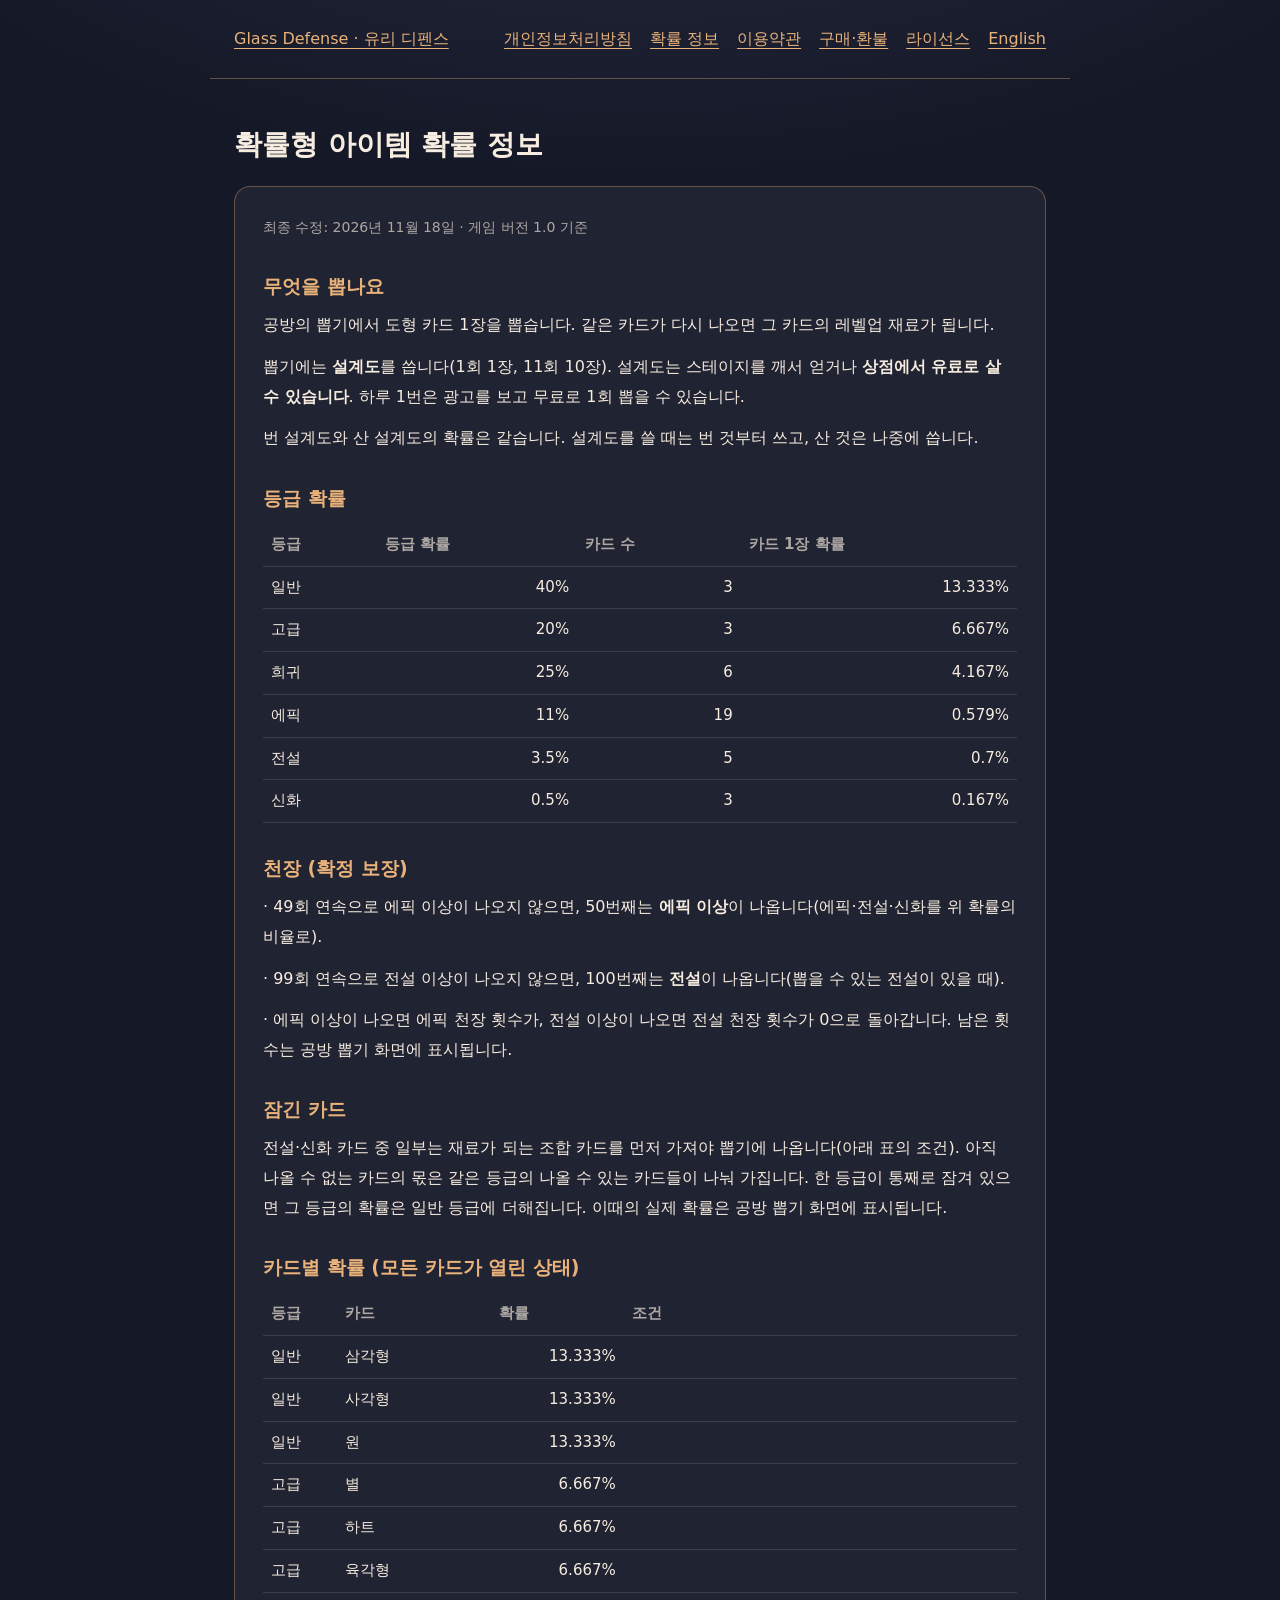
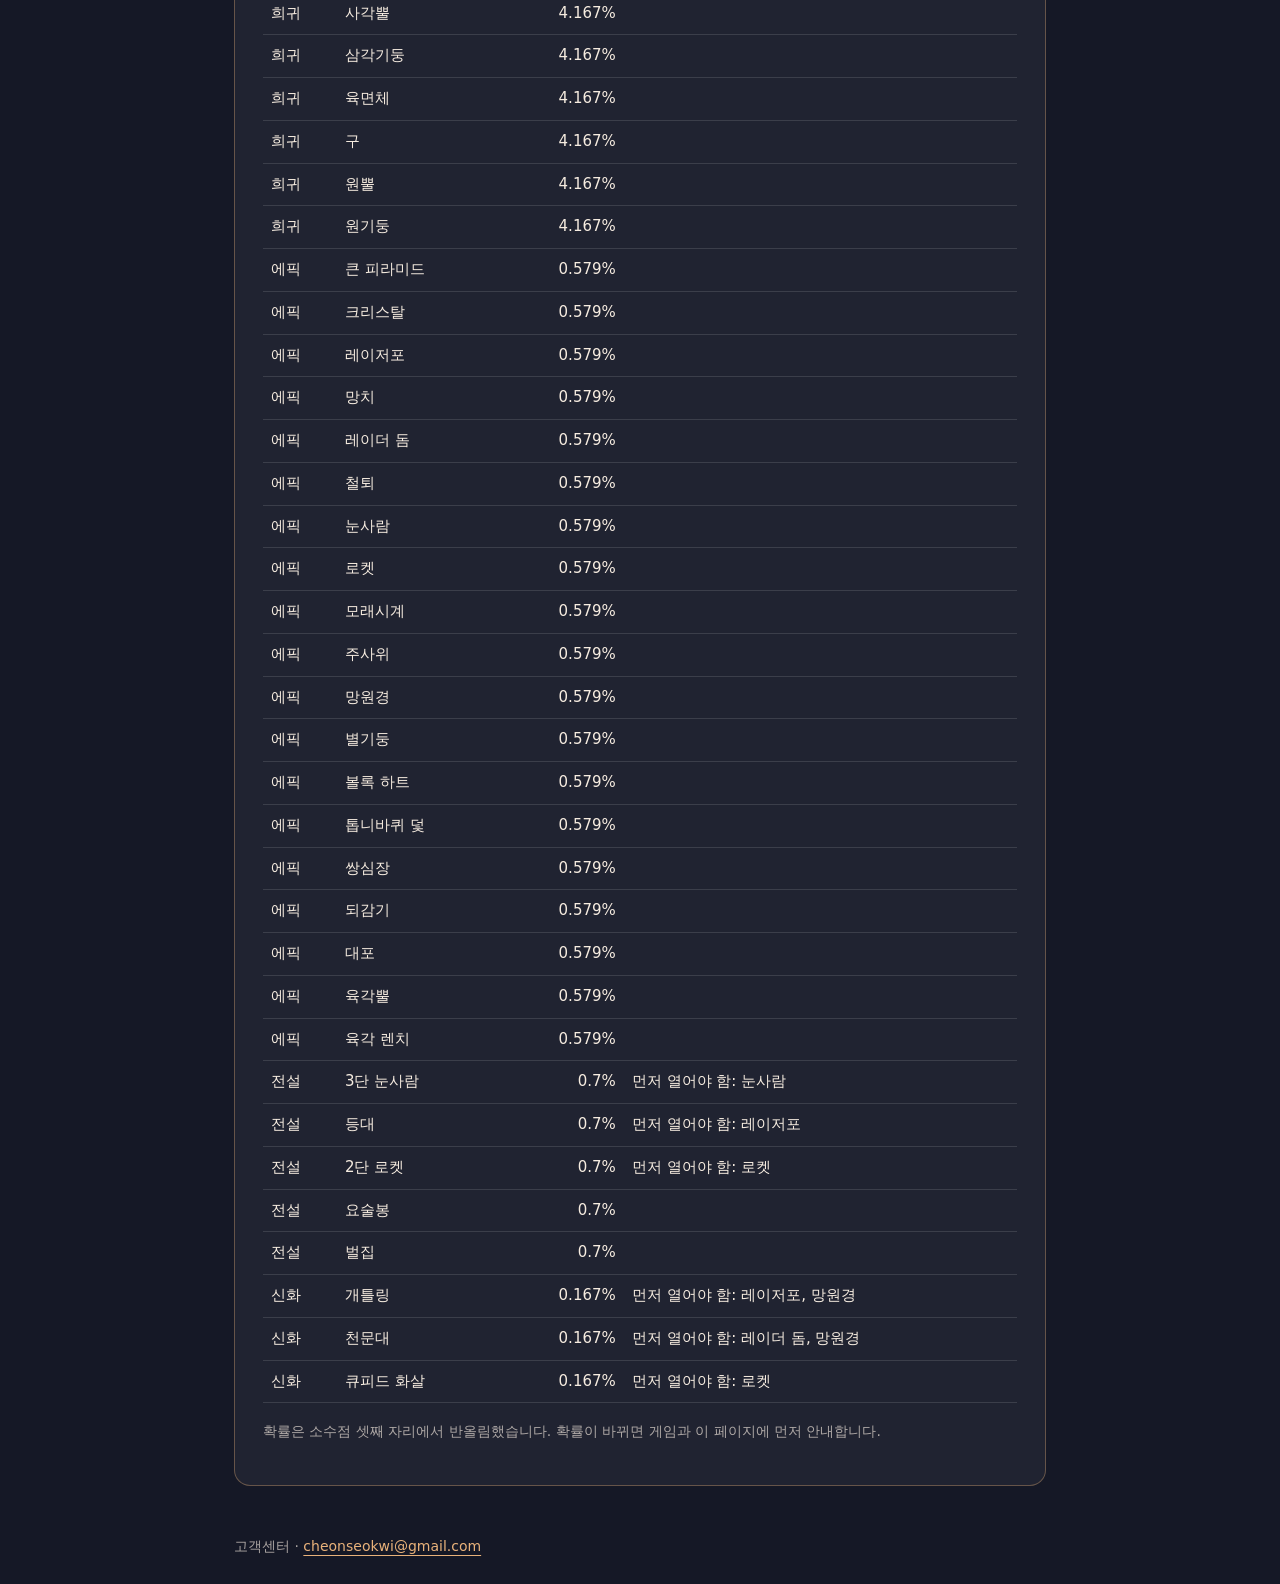
<file: probability.html>
<!doctype html><html lang='ko'><head><meta charset='utf-8'><meta name='viewport' content='width=device-width,initial-scale=1'><title>확률 정보 | Glass Defense</title><link rel='stylesheet' href='style.css'></head><body><header><a href='index.html'>Glass Defense · 유리 디펜스</a><nav><a href='privacy.html'>개인정보처리방침</a><a href='probability.html'>확률 정보</a><a href='terms.html'>이용약관</a><a href='refund.html'>구매·환불</a><a href='licenses.html'>라이선스</a><a href='privacy-en.html' lang='en'>English</a></nav></header><main><h1>확률형 아이템 확률 정보</h1><article><p class='small'>최종 수정: 2026년 11월 18일 · 게임 버전 1.0 기준</p>
<h2>무엇을 뽑나요</h2>
<p>공방의 뽑기에서 도형 카드 1장을 뽑습니다. 같은 카드가 다시 나오면 그 카드의 레벨업 재료가 됩니다.</p>
<p>뽑기에는 <b>설계도</b>를 씁니다(1회 1장, 11회 10장). 설계도는 스테이지를 깨서 얻거나 <b>상점에서 유료로 살 수 있습니다</b>. 하루 1번은 광고를 보고 무료로 1회 뽑을 수 있습니다.</p>
<p>번 설계도와 산 설계도의 확률은 같습니다. 설계도를 쓸 때는 번 것부터 쓰고, 산 것은 나중에 씁니다.</p>
<h2>등급 확률</h2><table><tr><th>등급</th><th>등급 확률</th><th>카드 수</th><th>카드 1장 확률</th></tr><tr><td>일반</td><td class='n'>40%</td><td class='n'>3</td><td class='n'>13.333%</td></tr><tr><td>고급</td><td class='n'>20%</td><td class='n'>3</td><td class='n'>6.667%</td></tr><tr><td>희귀</td><td class='n'>25%</td><td class='n'>6</td><td class='n'>4.167%</td></tr><tr><td>에픽</td><td class='n'>11%</td><td class='n'>19</td><td class='n'>0.579%</td></tr><tr><td>전설</td><td class='n'>3.5%</td><td class='n'>5</td><td class='n'>0.7%</td></tr><tr><td>신화</td><td class='n'>0.5%</td><td class='n'>3</td><td class='n'>0.167%</td></tr></table>
<h2>천장 (확정 보장)</h2>
<p>· 49회 연속으로 에픽 이상이 나오지 않으면, 50번째는 <b>에픽 이상</b>이 나옵니다(에픽·전설·신화를 위 확률의 비율로).</p>
<p>· 99회 연속으로 전설 이상이 나오지 않으면, 100번째는 <b>전설</b>이 나옵니다(뽑을 수 있는 전설이 있을 때).</p>
<p>· 에픽 이상이 나오면 에픽 천장 횟수가, 전설 이상이 나오면 전설 천장 횟수가 0으로 돌아갑니다. 남은 횟수는 공방 뽑기 화면에 표시됩니다.</p>
<h2>잠긴 카드</h2>
<p>전설·신화 카드 중 일부는 재료가 되는 조합 카드를 먼저 가져야 뽑기에 나옵니다(아래 표의 조건). 아직 나올 수 없는 카드의 몫은 같은 등급의 나올 수 있는 카드들이 나눠 가집니다. 한 등급이 통째로 잠겨 있으면 그 등급의 확률은 일반 등급에 더해집니다. 이때의 실제 확률은 공방 뽑기 화면에 표시됩니다.</p>
<h2>카드별 확률 (모든 카드가 열린 상태)</h2><table><tr><th>등급</th><th>카드</th><th>확률</th><th>조건</th></tr><tr><td>일반</td><td>삼각형</td><td class='n'>13.333%</td><td></td></tr><tr><td>일반</td><td>사각형</td><td class='n'>13.333%</td><td></td></tr><tr><td>일반</td><td>원</td><td class='n'>13.333%</td><td></td></tr><tr><td>고급</td><td>별</td><td class='n'>6.667%</td><td></td></tr><tr><td>고급</td><td>하트</td><td class='n'>6.667%</td><td></td></tr><tr><td>고급</td><td>육각형</td><td class='n'>6.667%</td><td></td></tr><tr><td>희귀</td><td>사각뿔</td><td class='n'>4.167%</td><td></td></tr><tr><td>희귀</td><td>삼각기둥</td><td class='n'>4.167%</td><td></td></tr><tr><td>희귀</td><td>육면체</td><td class='n'>4.167%</td><td></td></tr><tr><td>희귀</td><td>구</td><td class='n'>4.167%</td><td></td></tr><tr><td>희귀</td><td>원뿔</td><td class='n'>4.167%</td><td></td></tr><tr><td>희귀</td><td>원기둥</td><td class='n'>4.167%</td><td></td></tr><tr><td>에픽</td><td>큰 피라미드</td><td class='n'>0.579%</td><td></td></tr><tr><td>에픽</td><td>크리스탈</td><td class='n'>0.579%</td><td></td></tr><tr><td>에픽</td><td>레이저포</td><td class='n'>0.579%</td><td></td></tr><tr><td>에픽</td><td>망치</td><td class='n'>0.579%</td><td></td></tr><tr><td>에픽</td><td>레이더 돔</td><td class='n'>0.579%</td><td></td></tr><tr><td>에픽</td><td>철퇴</td><td class='n'>0.579%</td><td></td></tr><tr><td>에픽</td><td>눈사람</td><td class='n'>0.579%</td><td></td></tr><tr><td>에픽</td><td>로켓</td><td class='n'>0.579%</td><td></td></tr><tr><td>에픽</td><td>모래시계</td><td class='n'>0.579%</td><td></td></tr><tr><td>에픽</td><td>주사위</td><td class='n'>0.579%</td><td></td></tr><tr><td>에픽</td><td>망원경</td><td class='n'>0.579%</td><td></td></tr><tr><td>에픽</td><td>별기둥</td><td class='n'>0.579%</td><td></td></tr><tr><td>에픽</td><td>볼록 하트</td><td class='n'>0.579%</td><td></td></tr><tr><td>에픽</td><td>톱니바퀴 덫</td><td class='n'>0.579%</td><td></td></tr><tr><td>에픽</td><td>쌍심장</td><td class='n'>0.579%</td><td></td></tr><tr><td>에픽</td><td>되감기</td><td class='n'>0.579%</td><td></td></tr><tr><td>에픽</td><td>대포</td><td class='n'>0.579%</td><td></td></tr><tr><td>에픽</td><td>육각뿔</td><td class='n'>0.579%</td><td></td></tr><tr><td>에픽</td><td>육각 렌치</td><td class='n'>0.579%</td><td></td></tr><tr><td>전설</td><td>3단 눈사람</td><td class='n'>0.7%</td><td>먼저 열어야 함: 눈사람</td></tr><tr><td>전설</td><td>등대</td><td class='n'>0.7%</td><td>먼저 열어야 함: 레이저포</td></tr><tr><td>전설</td><td>2단 로켓</td><td class='n'>0.7%</td><td>먼저 열어야 함: 로켓</td></tr><tr><td>전설</td><td>요술봉</td><td class='n'>0.7%</td><td></td></tr><tr><td>전설</td><td>벌집</td><td class='n'>0.7%</td><td></td></tr><tr><td>신화</td><td>개틀링</td><td class='n'>0.167%</td><td>먼저 열어야 함: 레이저포, 망원경</td></tr><tr><td>신화</td><td>천문대</td><td class='n'>0.167%</td><td>먼저 열어야 함: 레이더 돔, 망원경</td></tr><tr><td>신화</td><td>큐피드 화살</td><td class='n'>0.167%</td><td>먼저 열어야 함: 로켓</td></tr></table>
<p class='small'>확률은 소수점 셋째 자리에서 반올림했습니다. 확률이 바뀌면 게임과 이 페이지에 먼저 안내합니다.</p></article></main><footer>고객센터 · <a href='mailto:cheonseokwi@gmail.com'>cheonseokwi@gmail.com</a></footer></body></html>
</file>
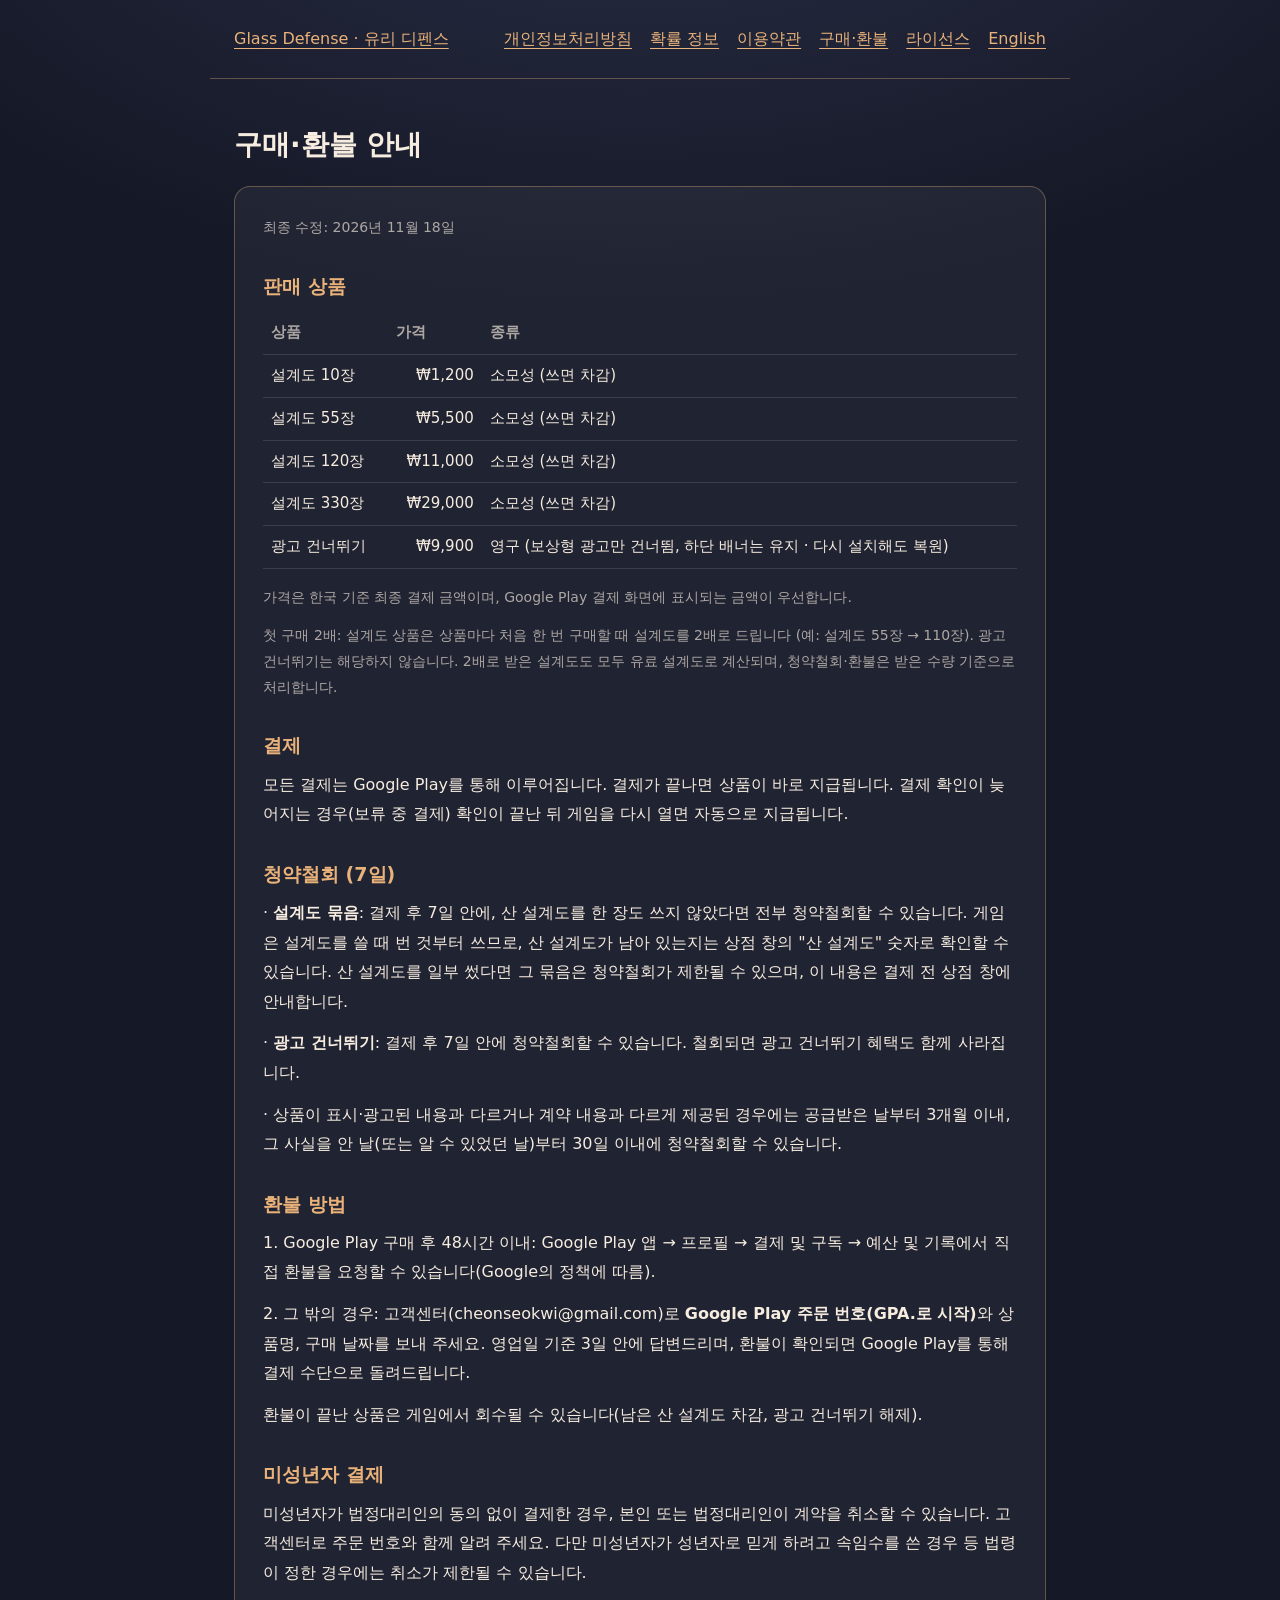
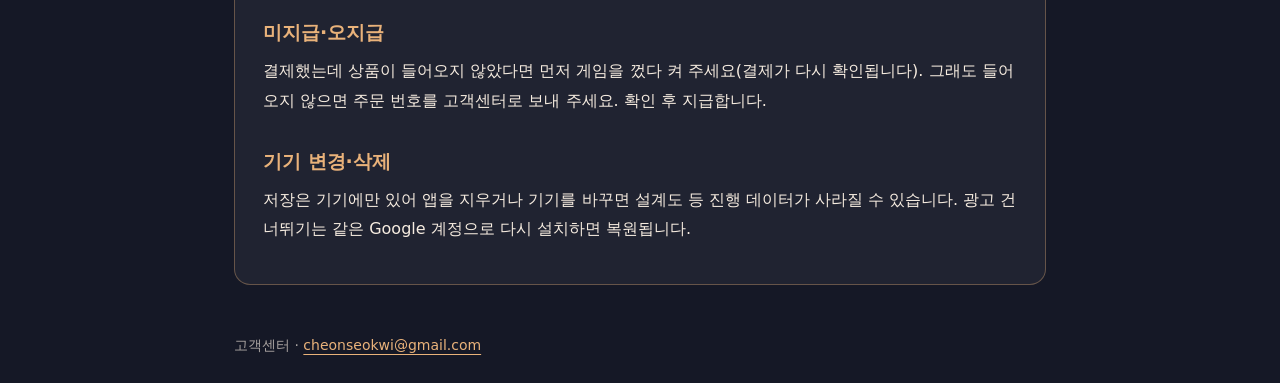
<file: refund.html>
<!doctype html><html lang='ko'><head><meta charset='utf-8'><meta name='viewport' content='width=device-width,initial-scale=1'><title>구매·환불 안내 | Glass Defense</title><link rel='stylesheet' href='style.css'></head><body><header><a href='index.html'>Glass Defense · 유리 디펜스</a><nav><a href='privacy.html'>개인정보처리방침</a><a href='probability.html'>확률 정보</a><a href='terms.html'>이용약관</a><a href='refund.html'>구매·환불</a><a href='licenses.html'>라이선스</a><a href='privacy-en.html' lang='en'>English</a></nav></header><main><h1>구매·환불 안내</h1><article><p class='small'>최종 수정: 2026년 11월 18일</p>
<h2>판매 상품</h2>
<table><tr><th>상품</th><th>가격</th><th>종류</th></tr><tr><td>설계도 10장</td><td class='n'>₩1,200</td><td>소모성 (쓰면 차감)</td></tr><tr><td>설계도 55장</td><td class='n'>₩5,500</td><td>소모성 (쓰면 차감)</td></tr><tr><td>설계도 120장</td><td class='n'>₩11,000</td><td>소모성 (쓰면 차감)</td></tr><tr><td>설계도 330장</td><td class='n'>₩29,000</td><td>소모성 (쓰면 차감)</td></tr><tr><td>광고 건너뛰기</td><td class='n'>₩9,900</td><td>영구 (보상형 광고만 건너뜀, 하단 배너는 유지 · 다시 설치해도 복원)</td></tr></table>
<p class='small'>가격은 한국 기준 최종 결제 금액이며, Google Play 결제 화면에 표시되는 금액이 우선합니다.</p>
<p class='small'>첫 구매 2배: 설계도 상품은 상품마다 처음 한 번 구매할 때 설계도를 2배로 드립니다 (예: 설계도 55장 → 110장). 광고 건너뛰기는 해당하지 않습니다. 2배로 받은 설계도도 모두 유료 설계도로 계산되며, 청약철회·환불은 받은 수량 기준으로 처리합니다.</p>
<h2>결제</h2>
<p>모든 결제는 Google Play를 통해 이루어집니다. 결제가 끝나면 상품이 바로 지급됩니다. 결제 확인이 늦어지는 경우(보류 중 결제) 확인이 끝난 뒤 게임을 다시 열면 자동으로 지급됩니다.</p>
<h2>청약철회 (7일)</h2>
<p>· <b>설계도 묶음</b>: 결제 후 7일 안에, 산 설계도를 한 장도 쓰지 않았다면 전부 청약철회할 수 있습니다. 게임은 설계도를 쓸 때 번 것부터 쓰므로, 산 설계도가 남아 있는지는 상점 창의 "산 설계도" 숫자로 확인할 수 있습니다. 산 설계도를 일부 썼다면 그 묶음은 청약철회가 제한될 수 있으며, 이 내용은 결제 전 상점 창에 안내합니다.</p>
<p>· <b>광고 건너뛰기</b>: 결제 후 7일 안에 청약철회할 수 있습니다. 철회되면 광고 건너뛰기 혜택도 함께 사라집니다.</p>
<p>· 상품이 표시·광고된 내용과 다르거나 계약 내용과 다르게 제공된 경우에는 공급받은 날부터 3개월 이내, 그 사실을 안 날(또는 알 수 있었던 날)부터 30일 이내에 청약철회할 수 있습니다.</p>
<h2>환불 방법</h2>
<p>1. Google Play 구매 후 48시간 이내: Google Play 앱 → 프로필 → 결제 및 구독 → 예산 및 기록에서 직접 환불을 요청할 수 있습니다(Google의 정책에 따름).</p>
<p>2. 그 밖의 경우: 고객센터(cheonseokwi@gmail.com)로 <b>Google Play 주문 번호(GPA.로 시작)</b>와 상품명, 구매 날짜를 보내 주세요. 영업일 기준 3일 안에 답변드리며, 환불이 확인되면 Google Play를 통해 결제 수단으로 돌려드립니다.</p>
<p>환불이 끝난 상품은 게임에서 회수될 수 있습니다(남은 산 설계도 차감, 광고 건너뛰기 해제).</p>
<h2>미성년자 결제</h2>
<p>미성년자가 법정대리인의 동의 없이 결제한 경우, 본인 또는 법정대리인이 계약을 취소할 수 있습니다. 고객센터로 주문 번호와 함께 알려 주세요. 다만 미성년자가 성년자로 믿게 하려고 속임수를 쓴 경우 등 법령이 정한 경우에는 취소가 제한될 수 있습니다.</p>
<h2>미지급·오지급</h2>
<p>결제했는데 상품이 들어오지 않았다면 먼저 게임을 껐다 켜 주세요(결제가 다시 확인됩니다). 그래도 들어오지 않으면 주문 번호를 고객센터로 보내 주세요. 확인 후 지급합니다.</p>
<h2>기기 변경·삭제</h2>
<p>저장은 기기에만 있어 앱을 지우거나 기기를 바꾸면 설계도 등 진행 데이터가 사라질 수 있습니다. 광고 건너뛰기는 같은 Google 계정으로 다시 설치하면 복원됩니다.</p></article></main><footer>고객센터 · <a href='mailto:cheonseokwi@gmail.com'>cheonseokwi@gmail.com</a></footer></body></html>
</file>
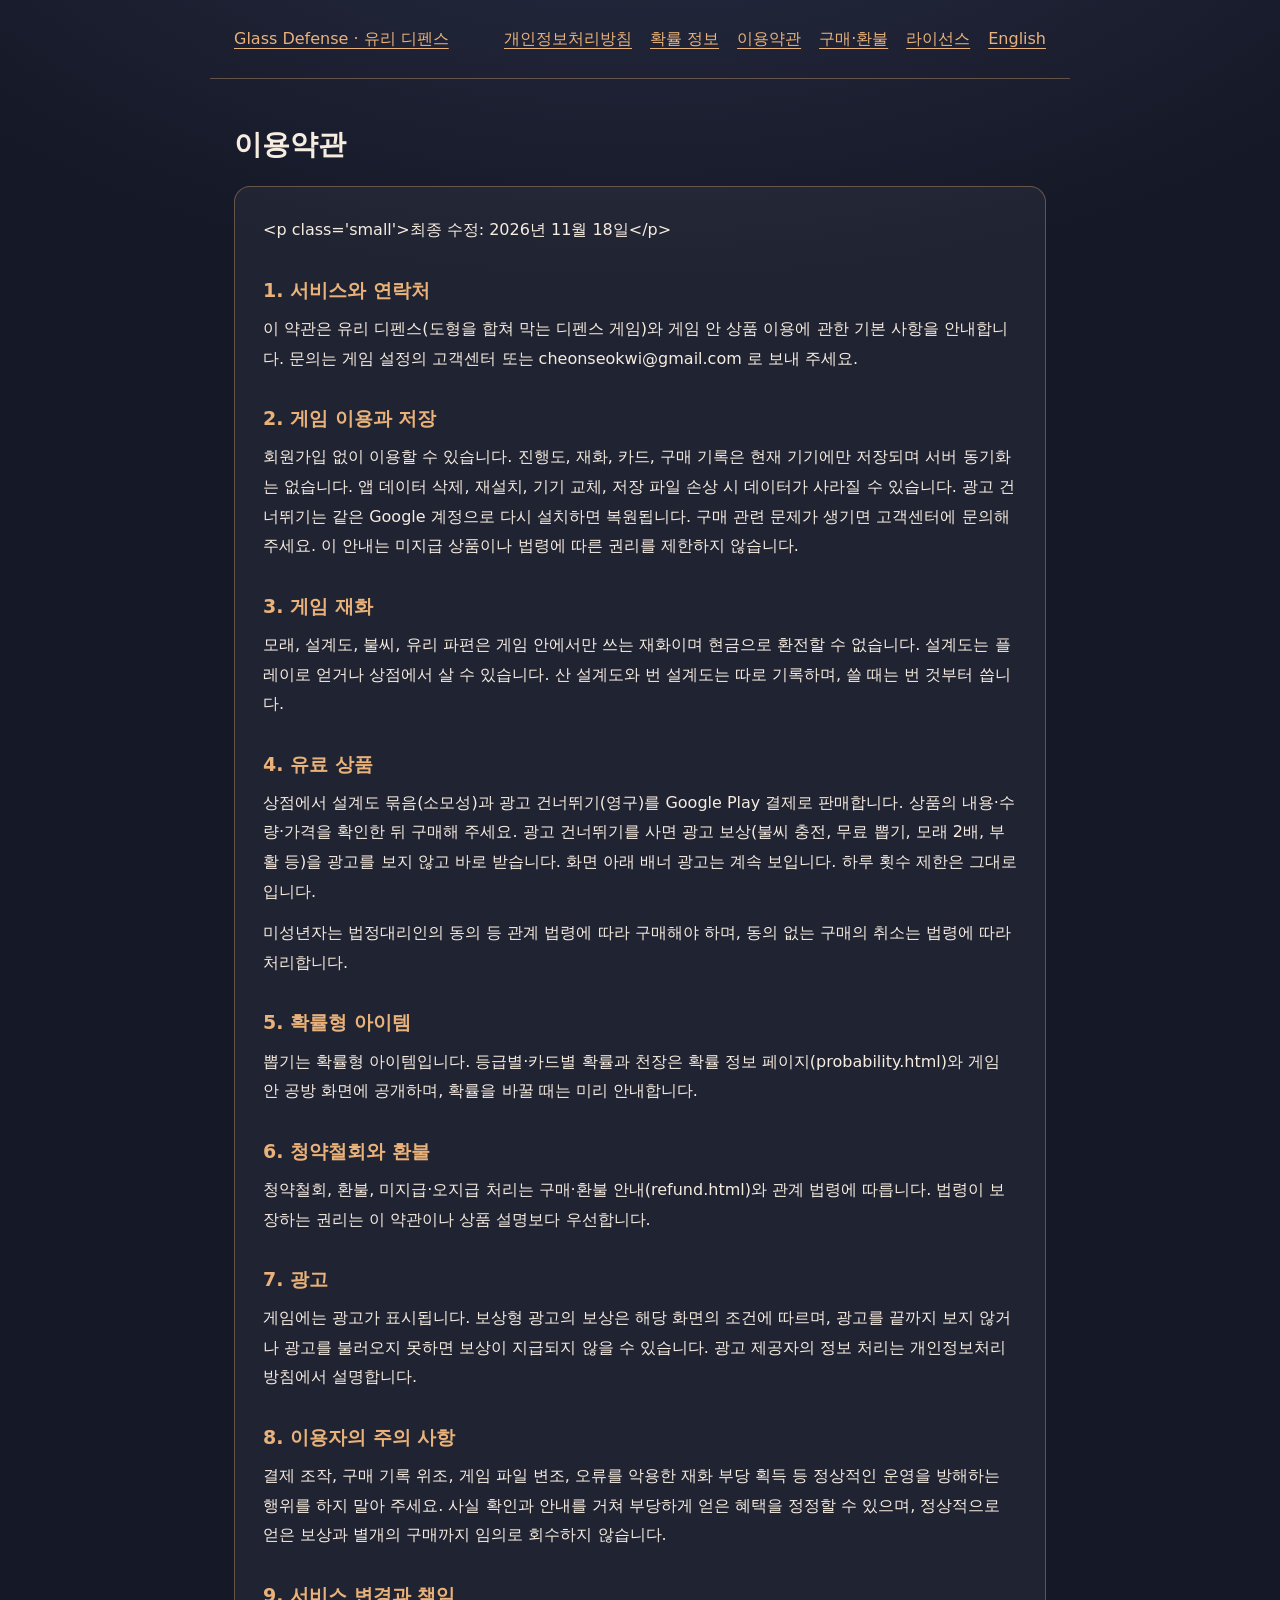
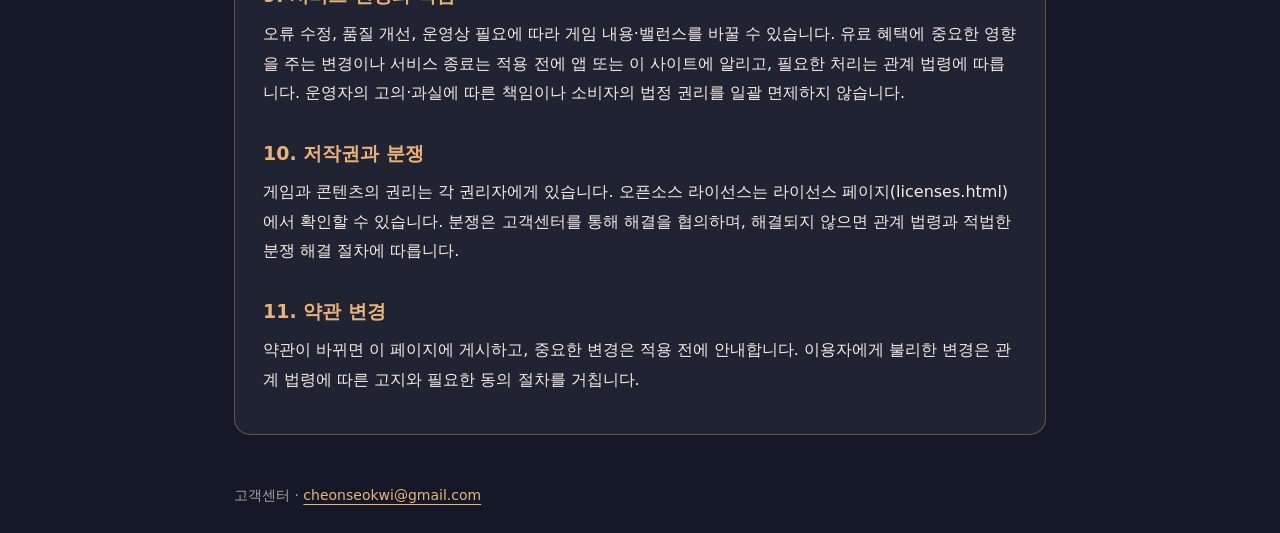
<file: terms.html>
<!doctype html><html lang='ko'><head><meta charset='utf-8'><meta name='viewport' content='width=device-width,initial-scale=1'><title>이용약관 | Glass Defense</title><link rel='stylesheet' href='style.css'></head><body><header><a href='index.html'>Glass Defense · 유리 디펜스</a><nav><a href='privacy.html'>개인정보처리방침</a><a href='probability.html'>확률 정보</a><a href='terms.html'>이용약관</a><a href='refund.html'>구매·환불</a><a href='licenses.html'>라이선스</a><a href='privacy-en.html' lang='en'>English</a></nav></header><main><h1>이용약관</h1><article><p>&lt;p class=&#x27;small&#x27;&gt;최종 수정: 2026년 11월 18일&lt;/p&gt;</p>
<h2>1. 서비스와 연락처</h2>
<p>이 약관은 유리 디펜스(도형을 합쳐 막는 디펜스 게임)와 게임 안 상품 이용에 관한 기본 사항을 안내합니다. 문의는 게임 설정의 고객센터 또는 cheonseokwi@gmail.com 로 보내 주세요.</p>
<h2>2. 게임 이용과 저장</h2>
<p>회원가입 없이 이용할 수 있습니다. 진행도, 재화, 카드, 구매 기록은 현재 기기에만 저장되며 서버 동기화는 없습니다. 앱 데이터 삭제, 재설치, 기기 교체, 저장 파일 손상 시 데이터가 사라질 수 있습니다. 광고 건너뛰기는 같은 Google 계정으로 다시 설치하면 복원됩니다. 구매 관련 문제가 생기면 고객센터에 문의해 주세요. 이 안내는 미지급 상품이나 법령에 따른 권리를 제한하지 않습니다.</p>
<h2>3. 게임 재화</h2>
<p>모래, 설계도, 불씨, 유리 파편은 게임 안에서만 쓰는 재화이며 현금으로 환전할 수 없습니다. 설계도는 플레이로 얻거나 상점에서 살 수 있습니다. 산 설계도와 번 설계도는 따로 기록하며, 쓸 때는 번 것부터 씁니다.</p>
<h2>4. 유료 상품</h2>
<p>상점에서 설계도 묶음(소모성)과 광고 건너뛰기(영구)를 Google Play 결제로 판매합니다. 상품의 내용·수량·가격을 확인한 뒤 구매해 주세요. 광고 건너뛰기를 사면 광고 보상(불씨 충전, 무료 뽑기, 모래 2배, 부활 등)을 광고를 보지 않고 바로 받습니다. 화면 아래 배너 광고는 계속 보입니다. 하루 횟수 제한은 그대로입니다.</p>
<p>미성년자는 법정대리인의 동의 등 관계 법령에 따라 구매해야 하며, 동의 없는 구매의 취소는 법령에 따라 처리합니다.</p>
<h2>5. 확률형 아이템</h2>
<p>뽑기는 확률형 아이템입니다. 등급별·카드별 확률과 천장은 확률 정보 페이지(probability.html)와 게임 안 공방 화면에 공개하며, 확률을 바꿀 때는 미리 안내합니다.</p>
<h2>6. 청약철회와 환불</h2>
<p>청약철회, 환불, 미지급·오지급 처리는 구매·환불 안내(refund.html)와 관계 법령에 따릅니다. 법령이 보장하는 권리는 이 약관이나 상품 설명보다 우선합니다.</p>
<h2>7. 광고</h2>
<p>게임에는 광고가 표시됩니다. 보상형 광고의 보상은 해당 화면의 조건에 따르며, 광고를 끝까지 보지 않거나 광고를 불러오지 못하면 보상이 지급되지 않을 수 있습니다. 광고 제공자의 정보 처리는 개인정보처리방침에서 설명합니다.</p>
<h2>8. 이용자의 주의 사항</h2>
<p>결제 조작, 구매 기록 위조, 게임 파일 변조, 오류를 악용한 재화 부당 획득 등 정상적인 운영을 방해하는 행위를 하지 말아 주세요. 사실 확인과 안내를 거쳐 부당하게 얻은 혜택을 정정할 수 있으며, 정상적으로 얻은 보상과 별개의 구매까지 임의로 회수하지 않습니다.</p>
<h2>9. 서비스 변경과 책임</h2>
<p>오류 수정, 품질 개선, 운영상 필요에 따라 게임 내용·밸런스를 바꿀 수 있습니다. 유료 혜택에 중요한 영향을 주는 변경이나 서비스 종료는 적용 전에 앱 또는 이 사이트에 알리고, 필요한 처리는 관계 법령에 따릅니다. 운영자의 고의·과실에 따른 책임이나 소비자의 법정 권리를 일괄 면제하지 않습니다.</p>
<h2>10. 저작권과 분쟁</h2>
<p>게임과 콘텐츠의 권리는 각 권리자에게 있습니다. 오픈소스 라이선스는 라이선스 페이지(licenses.html)에서 확인할 수 있습니다. 분쟁은 고객센터를 통해 해결을 협의하며, 해결되지 않으면 관계 법령과 적법한 분쟁 해결 절차에 따릅니다.</p>
<h2>11. 약관 변경</h2>
<p>약관이 바뀌면 이 페이지에 게시하고, 중요한 변경은 적용 전에 안내합니다. 이용자에게 불리한 변경은 관계 법령에 따른 고지와 필요한 동의 절차를 거칩니다.</p></article></main><footer>고객센터 · <a href='mailto:cheonseokwi@gmail.com'>cheonseokwi@gmail.com</a></footer></body></html>
</file>
<file: style.css>
:root{color-scheme:dark;--bg:#151826;--card:rgba(255,255,255,.05);--line:rgba(233,178,122,.35);--fg:#f6ece0;--dim:rgba(246,236,224,.66);--cu:#e9b27a}
*{box-sizing:border-box}body{margin:0;background:radial-gradient(900px 500px at 50% -10%,#2a2f47,var(--bg));background-color:var(--bg);color:var(--fg);font:16px/1.85 system-ui,-apple-system,"Noto Sans KR",sans-serif}
header,main,footer{max-width:860px;margin:auto;padding:24px}header{border-bottom:1px solid var(--line);display:flex;justify-content:space-between;align-items:center;gap:16px;flex-wrap:wrap}
a{color:var(--cu);text-underline-offset:4px}nav{display:flex;gap:18px;flex-wrap:wrap}h1{font-size:28px;margin:16px 0}h2{font-size:19px;margin:28px 0 6px;color:var(--cu)}
article{overflow-wrap:anywhere;background:var(--card);padding:28px;border:1px solid var(--line);border-radius:16px}article p{margin:0 0 12px}.pre{white-space:pre-wrap}
table{width:100%;border-collapse:collapse;margin:8px 0 16px;font-size:15px}th,td{border-bottom:1px solid rgba(255,255,255,.12);padding:7px 8px;text-align:left;vertical-align:top}th{color:var(--dim);font-weight:600}td.n{text-align:right;white-space:nowrap;font-variant-numeric:tabular-nums}
.small{font-size:14px;color:var(--dim)}footer{font-size:14px;color:var(--dim)}
@media(max-width:520px){header,main,footer{padding:16px}article{padding:18px}h1{font-size:24px}table{font-size:14px}}
</file>
